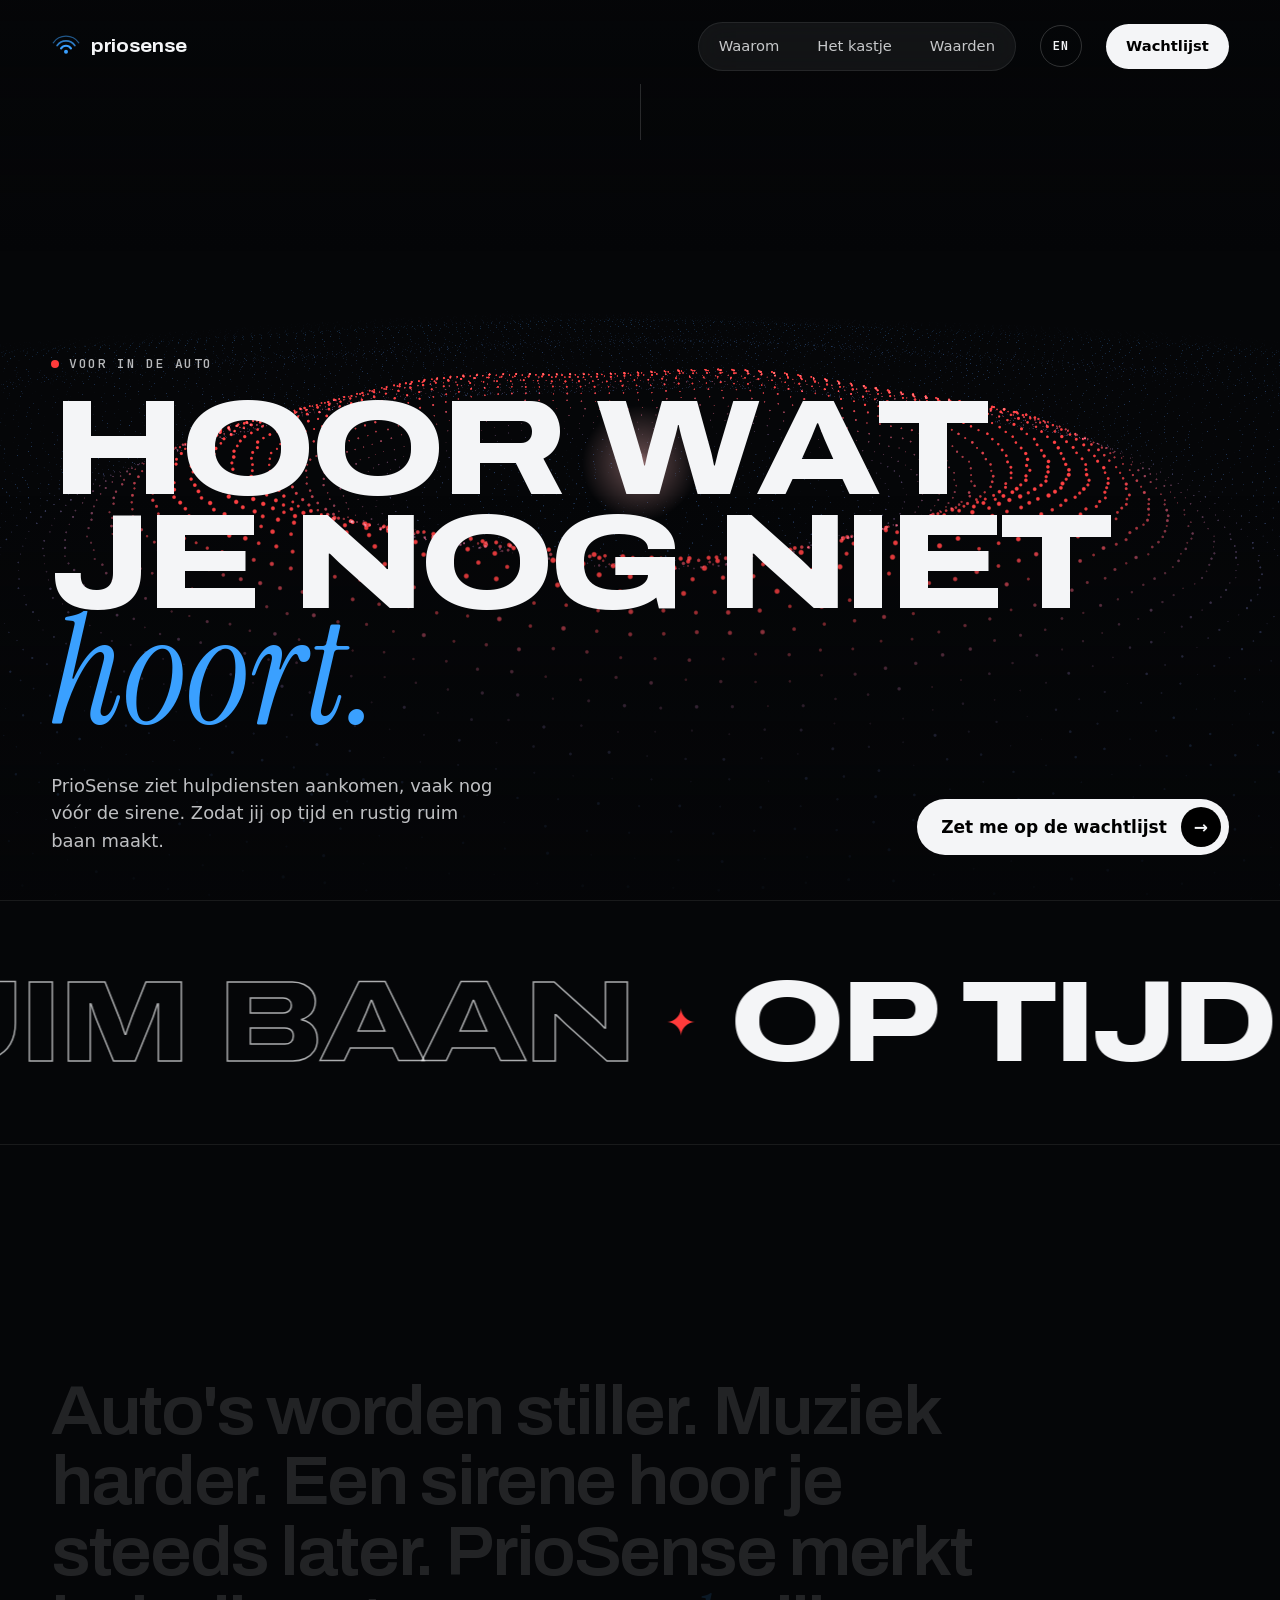
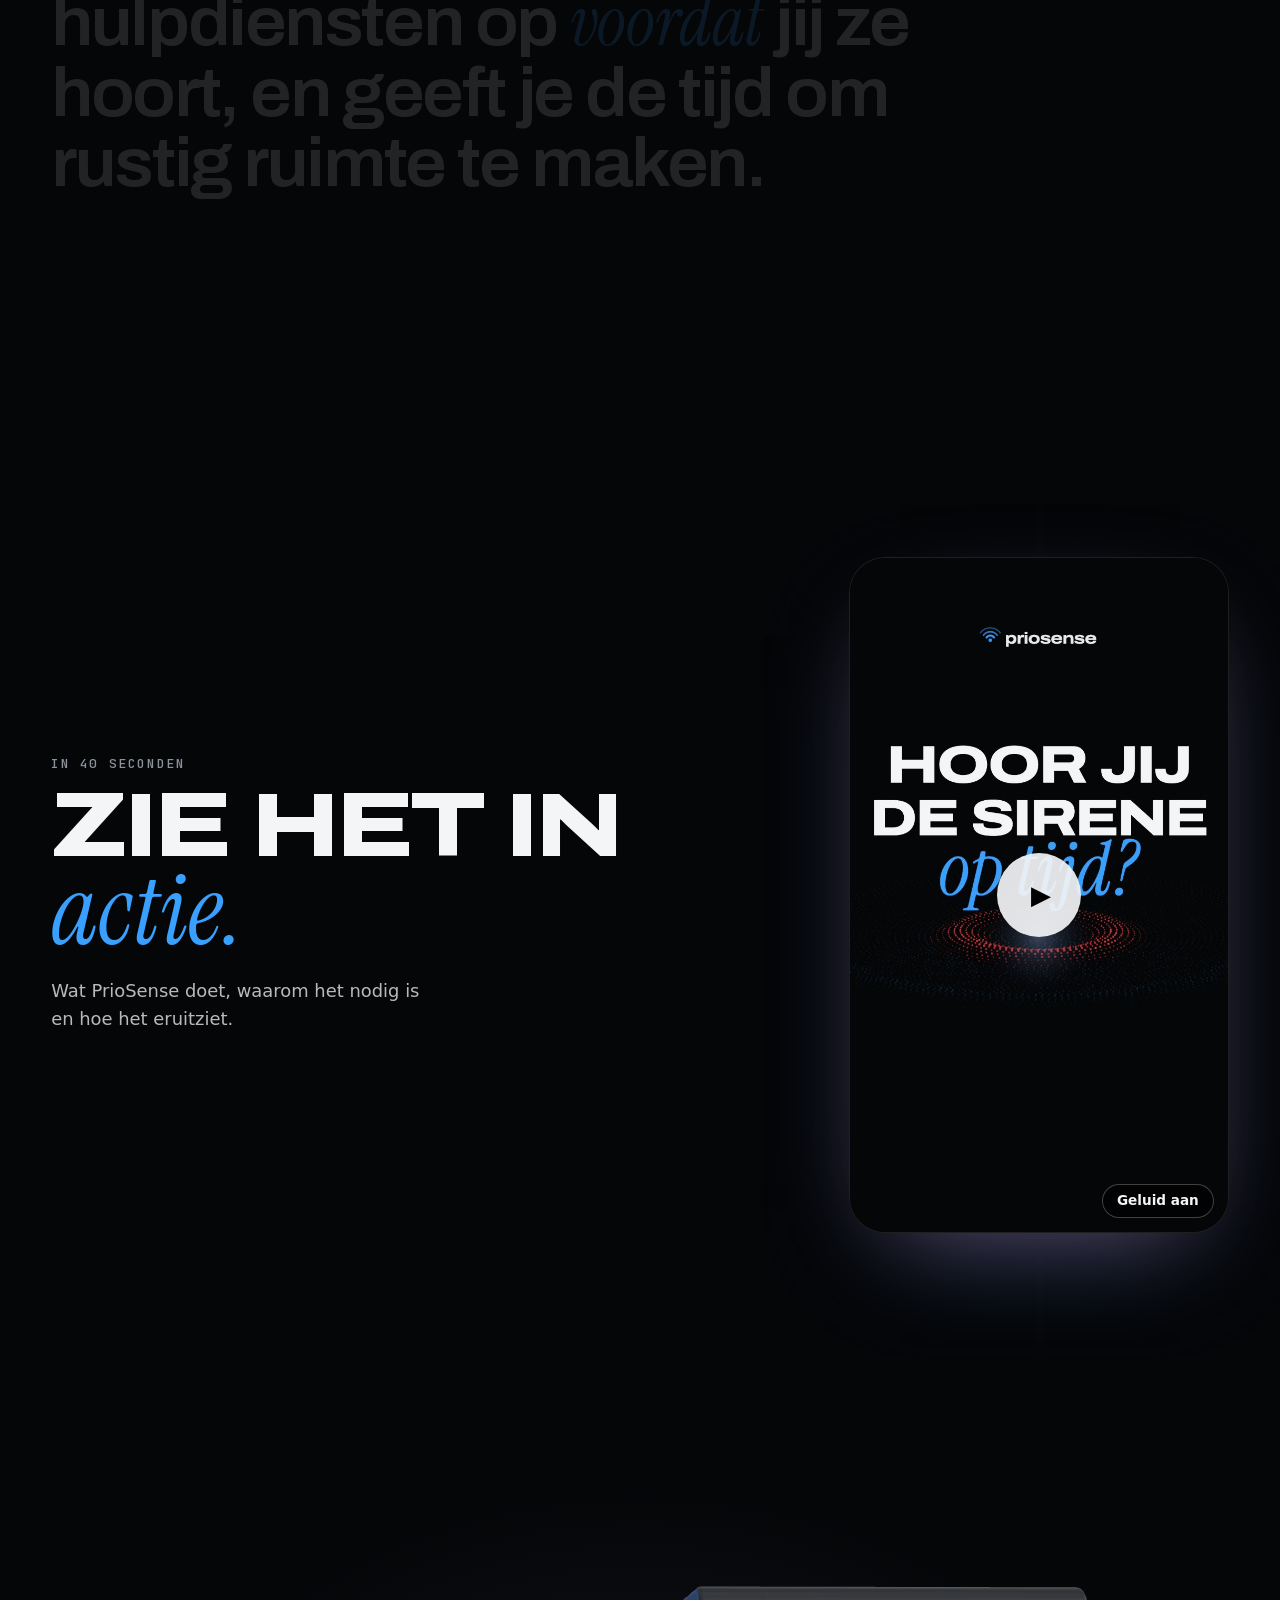
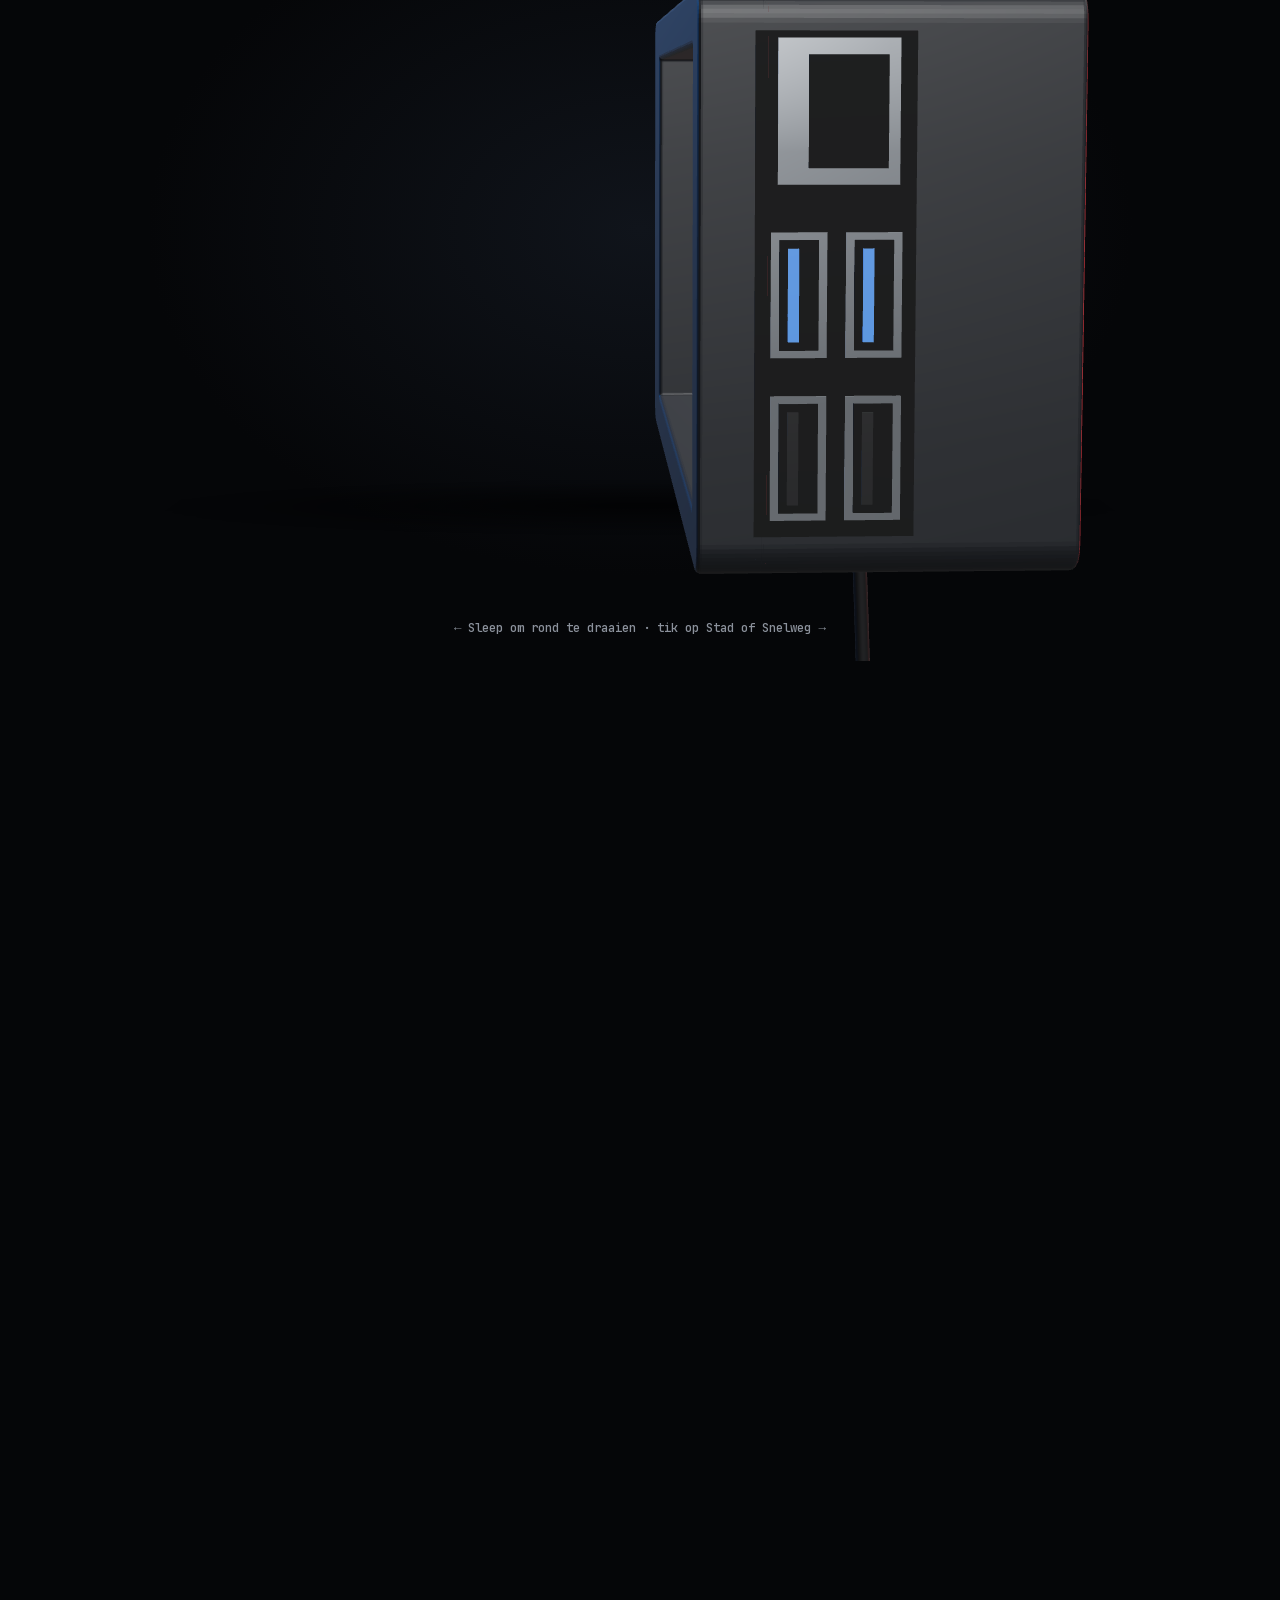
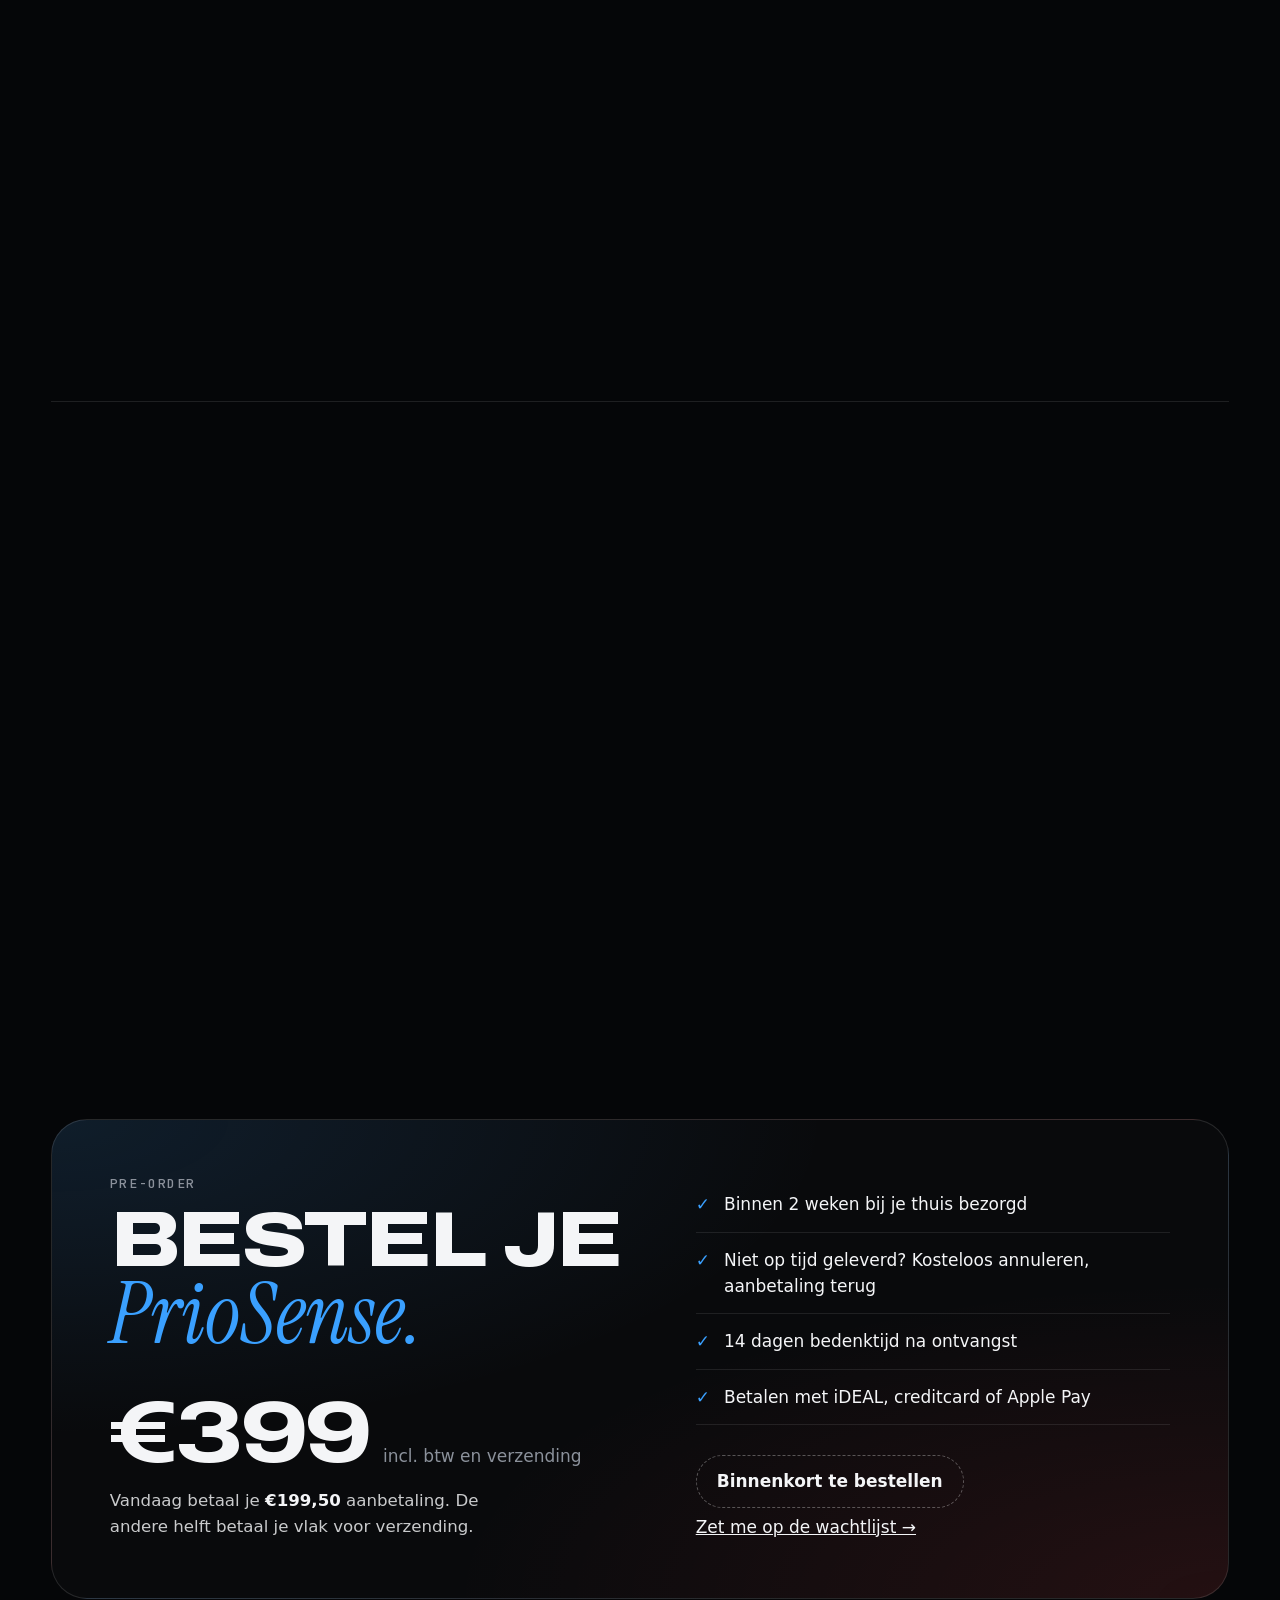
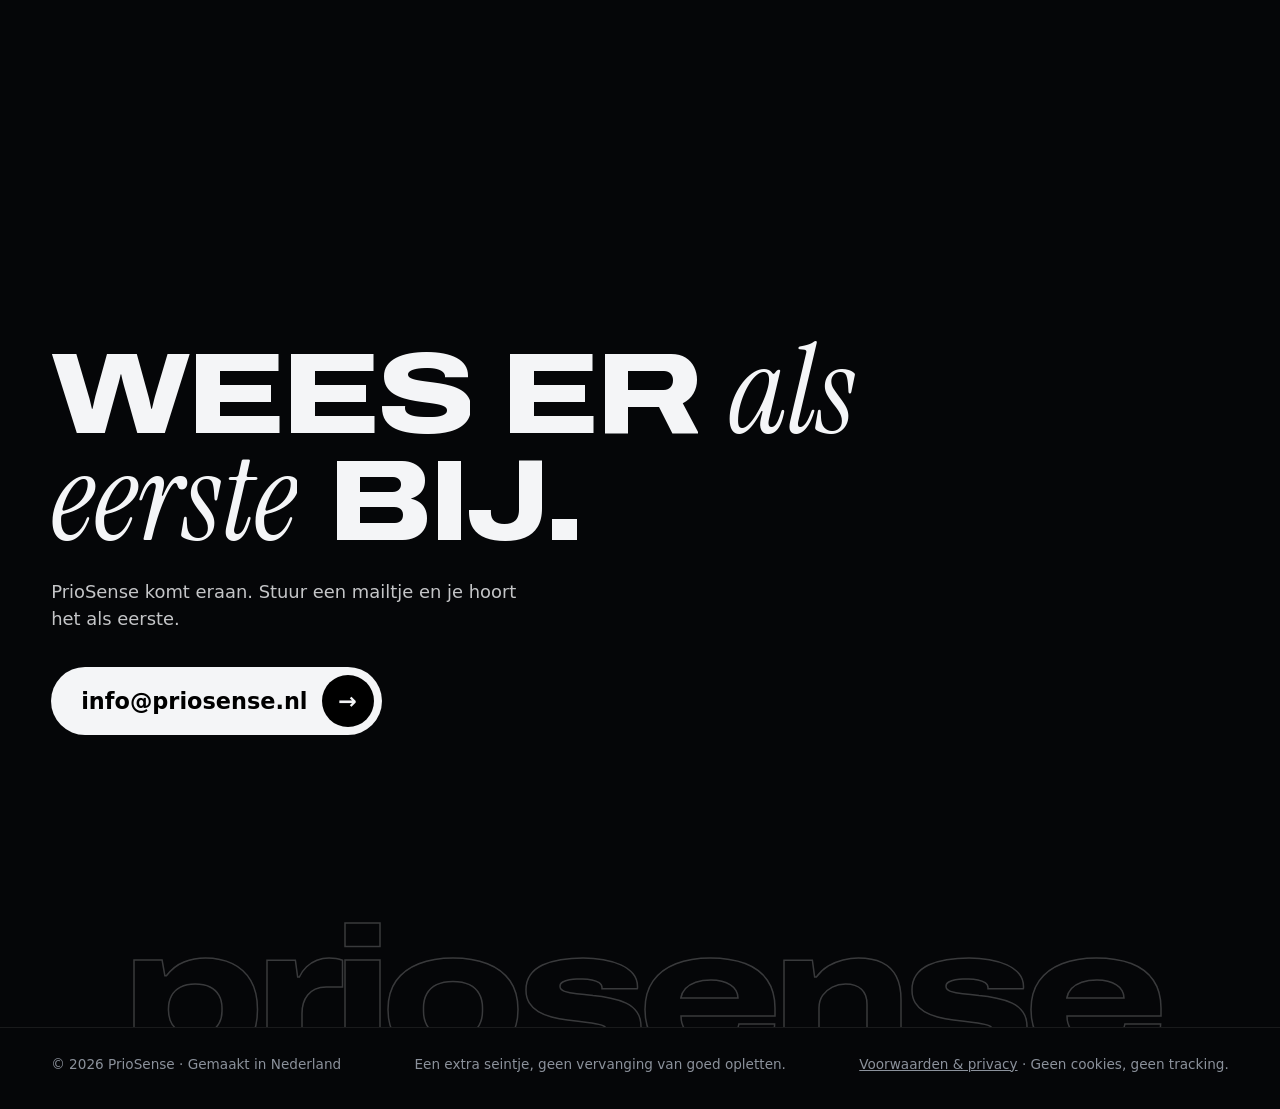
<file: index.html>
<!doctype html>
<html lang="nl">
<head>
  <meta charset="utf-8">
  <meta name="viewport" content="width=device-width, initial-scale=1">
  <title>PrioSense — Hoor wat je nog niet hoort</title>
  <meta name="description" content="PrioSense ziet hulpdiensten aankomen, vaak nog vóór de sirene. Zodat jij op tijd en rustig ruim baan maakt.">
  <meta name="theme-color" content="#050608">
  <link rel="canonical" href="https://priosense.nl/">
  <link rel="alternate" hreflang="nl" href="https://priosense.nl/">
  <link rel="alternate" hreflang="en" href="https://priosense.nl/en/">
  <link rel="alternate" hreflang="x-default" href="https://priosense.nl/">
  <link rel="icon" href="assets/favicon.svg" type="image/svg+xml">
  <meta property="og:type" content="website">
  <meta property="og:url" content="https://priosense.nl/">
  <meta property="og:title" content="PrioSense — Hoor wat je nog niet hoort">
  <meta property="og:description" content="PrioSense ziet hulpdiensten aankomen, vaak nog vóór de sirene.">
  <meta property="og:locale" content="nl_NL">
  <meta name="twitter:card" content="summary">
  <link rel="preload" href="fonts/archivo-latin.woff2" as="font" type="font/woff2" crossorigin>
  <link rel="preload" href="fonts/instrument-serif-italic-latin.woff2" as="font" type="font/woff2" crossorigin>
  <script>document.documentElement.classList.add('js');</script>
  <link rel="stylesheet" href="css/styles.css">
  <script type="importmap">{ "imports": { "three": "./js/vendor/three.module.min.js" } }</script>
  <script src="js/vendor/gsap.min.js" defer></script>
  <script src="js/vendor/ScrollTrigger.min.js" defer></script>
  <script src="js/vendor/SplitText.min.js" defer></script>
  <script src="js/vendor/lenis.min.js" defer></script>
  <script src="js/sim.js" defer></script>
  <script src="js/main.js" defer></script>
  <script src="js/film.js" defer></script>
  <script src="js/preorder.js" defer></script>
  <script type="module" src="js/signal.js"></script>
  <script type="module" src="js/device3d.js"></script>
</head>
<body class="is-loading">
  <div class="loader" aria-hidden="true">
    <div class="loader-inner">
      <svg class="loader-mark" viewBox="8 18 48 24">
        <g fill="none" stroke="currentColor" stroke-linecap="round">
          <path d="M39.86 32.89 A9.6 9.6 0 0 0 24.14 32.89" stroke-width="3.52"/>
          <path d="M46.16 28.49 A17.28 17.28 0 0 0 17.84 28.49" stroke-width="2.75"/>
          <path d="M52.45 24.08 A24.96 24.96 0 0 0 11.55 24.08" stroke-width="1.98"/>
        </g>
        <circle cx="32" cy="38.4" r="3.2" fill="currentColor"/>
      </svg>
      <p class="loader-word">priosense</p>
    </div>
    <p class="loader-count"><span class="loader-num">0</span>%</p>
  </div>
  <div class="cursor" aria-hidden="true"></div>

  <a class="skip" href="#main">Naar de inhoud</a>

  <header class="nav">
    <a class="brand" href="#top" aria-label="PrioSense, naar boven">
      <svg class="brand-mark" viewBox="8 18 48 24" aria-hidden="true">
        <g fill="none" stroke="currentColor" stroke-linecap="round">
          <path d="M39.86 32.89 A9.6 9.6 0 0 0 24.14 32.89" stroke-width="3.52"/>
          <path d="M46.16 28.49 A17.28 17.28 0 0 0 17.84 28.49" stroke-width="2.75" stroke-opacity=".765"/>
          <path d="M52.45 24.08 A24.96 24.96 0 0 0 11.55 24.08" stroke-width="1.98" stroke-opacity=".53"/>
        </g>
        <circle cx="32" cy="38.4" r="3.2" fill="currentColor"/>
      </svg>
      <span class="brand-word">priosense</span>
    </a>
    <nav aria-label="Hoofdmenu">
      <ul class="nav-links">
        <li><a href="#waarom">Waarom</a></li>
        <li><a href="#kastje">Het kastje</a></li>
        <li><a href="#waarden">Waarden</a></li>
      </ul>
    </nav>
    <a class="lang" href="en/" hreflang="en" lang="en" aria-label="English version">EN</a>
    <a class="nav-cta" href="#contact">Wachtlijst</a>
  </header>

  <main id="main">
    <section class="hero" id="top" aria-labelledby="hero-title">
      <canvas class="signal" aria-hidden="true"></canvas>
      <div class="hero-content">
        <p class="hero-tag"><span class="pulse-dot" aria-hidden="true"></span>Voor in de auto</p>
        <h1 class="hero-title" id="hero-title">
          <span class="line">Hoor wat</span>
          <span class="line">je nog niet</span>
          <span class="line"><em>hoort.</em></span>
        </h1>
        <div class="hero-bottom">
          <p class="hero-sub">PrioSense ziet hulpdiensten aankomen, vaak nog vóór de sirene. Zodat jij op tijd en rustig ruim baan maakt.</p>
          <a class="pill" href="#contact"><span>Zet me op de wachtlijst</span><i aria-hidden="true">→</i></a>
        </div>
      </div>
      <div class="scroll-cue" aria-hidden="true"><span></span></div>
    </section>

    <section class="marquee" aria-label="Ruim baan. Op tijd. Zonder schrik.">
      <div class="marquee-track" aria-hidden="true">
        <div class="marquee-set"><span>Ruim baan</span><b>✦</b><span class="o">Op tijd</span><b>✦</b><span>Zonder schrik</span><b>✦</b><span class="o">Ruim baan</span><b>✦</b><span>Op tijd</span><b>✦</b><span class="o">Zonder schrik</span><b>✦</b></div>
        <div class="marquee-set"><span>Ruim baan</span><b>✦</b><span class="o">Op tijd</span><b>✦</b><span>Zonder schrik</span><b>✦</b><span class="o">Ruim baan</span><b>✦</b><span>Op tijd</span><b>✦</b><span class="o">Zonder schrik</span><b>✦</b></div>
      </div>
    </section>

    <section class="statement" id="waarom" aria-label="Waarom PrioSense">
      <p class="statement-text">Auto's worden stiller. Muziek harder. Een sirene hoor je steeds later. PrioSense merkt hulpdiensten op <em>voordat</em> jij ze hoort, en geeft je de tijd om rustig ruimte te maken.</p>
    </section>

    <section class="film" id="video" aria-labelledby="film-title">
      <div class="film-copy">
        <p class="film-kicker">In 40 seconden</p>
        <h2 class="film-title" id="film-title">Zie het in <em>actie.</em></h2>
        <p class="film-sub">Wat PrioSense doet, waarom het nodig is en hoe het eruitziet.</p>
      </div>
      <figure class="film-phone">
        <video class="film-video" src="assets/video/priosense-nl.mp4" poster="assets/video/priosense-nl.jpg" muted loop playsinline preload="none" aria-label="Promovideo van PrioSense met ondertiteling"></video>
        <button class="film-play" type="button" aria-label="Afspelen"><span aria-hidden="true">▶</span></button>
        <button class="film-sound" type="button" aria-pressed="false" data-on="Geluid aan" data-off="Geluid uit">Geluid aan</button>
      </figure>
    </section>

    <section class="product" id="kastje" aria-labelledby="product-title">
      <div class="product-pin">
        <canvas class="device-canvas" tabindex="0" aria-label="3D-model van het PrioSense-kastje. Sleep of gebruik de pijltjestoetsen om het rond te draaien; tik op de schakelaar op het scherm, of druk op Enter, om de rijmodus te wisselen. Huidige modus:"></canvas>
        <div class="product-copy">
          <p class="product-kicker">Het kastje</p>
          <h2 class="product-title" id="product-title">Klein. <em>Slim.</em><br>Altijd paraat.</h2>
        </div>
        <ul class="product-points">
          <li><span>01</span>Past op elk dashboard</li>
          <li><span>02</span>Werkt zonder internet</li>
          <li><span>03</span>Luistert nooit mee</li>
        </ul>
        <p class="drag-hint" aria-hidden="true">← Sleep om rond te draaien · tik op Stad of Snelweg →</p>
      </div>
    </section>

    <section class="values" id="waarden" aria-label="Waarden">
      <article class="value">
        <h3 class="value-word">Stil<span>.</span></h3>
        <p>Geen geflikker, geen piepjes voor niets. Alleen een seintje als het ertoe doet.</p>
      </article>
      <article class="value">
        <h3 class="value-word">Privé<span>.</span></h3>
        <p>Geen account, geen cloud, geen afluisteren. Wat er in je auto gebeurt, blijft in je auto.</p>
      </article>
      <article class="value">
        <h3 class="value-word">Direct<span>.</span></h3>
        <p>Binnen een fractie van een seconde weet je dat er iets aankomt.</p>
      </article>
    </section>

    <section class="preorder" id="preorder" aria-labelledby="preorder-title">
      <div class="preorder-card">
        <div class="preorder-intro">
          <p class="preorder-kicker">Pre-order</p>
          <h2 class="preorder-title" id="preorder-title">Bestel je <em>PrioSense.</em></h2>
          <p class="preorder-price"><strong>€399</strong><span>incl. btw en verzending</span></p>
          <p class="preorder-deposit">Vandaag betaal je <strong>€199,50</strong> aanbetaling. De andere helft betaal je vlak voor verzending.</p>
        </div>
        <div class="preorder-details">
          <ul class="preorder-list">
          <li>Binnen 2 weken bij je thuis bezorgd</li>
          <li>Niet op tijd geleverd? Kosteloos annuleren, aanbetaling terug</li>
          <li>14 dagen bedenktijd na ontvangst</li>
          <li>Betalen met iDEAL, creditcard of Apple Pay</li>
          </ul>
          <div class="preorder-action">
            <a class="pill pill-lg preorder-buy" href="#preorder" hidden><span>Pre-order · €199,50 aanbetaling</span><i aria-hidden="true">→</i></a>
            <p class="preorder-soon"><span>Binnenkort te bestellen</span> <a href="#contact">Zet me op de wachtlijst →</a></p>
            <p class="preorder-note" hidden>Door te bestellen ga je akkoord met de <a href="voorwaarden/">voorwaarden</a>.</p>
          </div>
        </div>
      </div>
    </section>

    <section class="finale" id="contact" aria-labelledby="finale-title">
      <div class="lights" aria-hidden="true"><span class="light-blue"></span><span class="light-red"></span></div>
      <div class="finale-content">
        <h2 class="finale-title" id="finale-title">Wees er <em>als eerste</em> bij.</h2>
        <p>PrioSense komt eraan. Stuur een mailtje en je hoort het als eerste.</p>
        <a class="pill pill-lg" href="mailto:info@priosense.nl?subject=Wachtlijst%20PrioSense"><span>info@priosense.nl</span><i aria-hidden="true">→</i></a>
      </div>
      <p class="wordmark" aria-hidden="true">priosense</p>
    </section>
  </main>

  <footer class="footer">
    <p>© <span class="year">2026</span> PrioSense · Gemaakt in Nederland</p>
    <p>Een extra seintje, geen vervanging van goed opletten.</p>
    <p><a href="voorwaarden/">Voorwaarden &amp; privacy</a> · Geen cookies, geen tracking.</p>
  </footer>
</body>
</html>
</file>
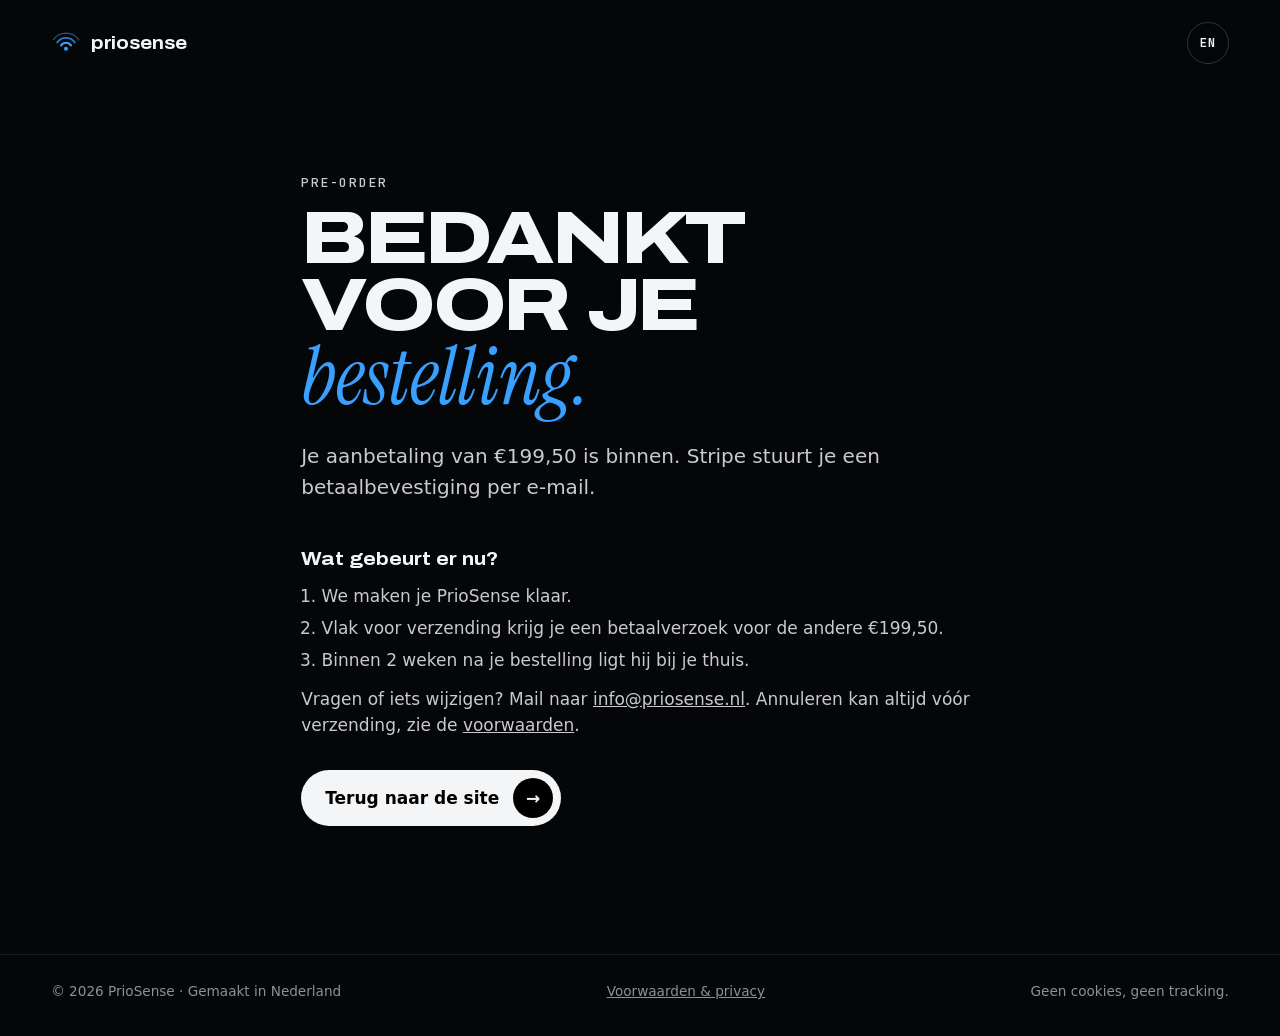
<file: bedankt/index.html>
<!doctype html>
<html lang="nl">
<head>
  <meta charset="utf-8">
  <meta name="viewport" content="width=device-width, initial-scale=1">
  <title>Bedankt — PrioSense</title>
  <meta name="description" content="Bedankt voor je pre-order van PrioSense.">
  <meta name="theme-color" content="#050608">
  <meta name="robots" content="noindex">
  <link rel="canonical" href="https://priosense.nl/bedankt/">
  <link rel="icon" href="../assets/favicon.svg" type="image/svg+xml">
  <link rel="stylesheet" href="../css/styles.css">
</head>
<body>
  <header class="page-nav">
    <a class="brand" href="../" aria-label="PrioSense, home">
      <svg class="brand-mark" viewBox="8 18 48 24" aria-hidden="true">
        <g fill="none" stroke="currentColor" stroke-linecap="round">
          <path d="M39.86 32.89 A9.6 9.6 0 0 0 24.14 32.89" stroke-width="3.52"/>
          <path d="M46.16 28.49 A17.28 17.28 0 0 0 17.84 28.49" stroke-width="2.75" stroke-opacity=".765"/>
          <path d="M52.45 24.08 A24.96 24.96 0 0 0 11.55 24.08" stroke-width="1.98" stroke-opacity=".53"/>
        </g>
        <circle cx="32" cy="38.4" r="3.2" fill="currentColor"/>
      </svg>
      <span class="brand-word">priosense</span>
    </a>
    <a class="lang" href="../en/thanks/" hreflang="en" lang="en">EN</a>
  </header>

  <main class="page" id="main">
    <p class="page-kicker">Pre-order</p>
    <h1>Bedankt voor je <em>bestelling.</em></h1>
    <p class="lead">Je aanbetaling van €199,50 is binnen. Stripe stuurt je een betaalbevestiging per e-mail.</p>
    <h2>Wat gebeurt er nu?</h2>
    <ol>
      <li>We maken je PrioSense klaar.</li>
      <li>Vlak voor verzending krijg je een betaalverzoek voor de andere €199,50.</li>
      <li>Binnen 2 weken na je bestelling ligt hij bij je thuis.</li>
    </ol>
    <p>Vragen of iets wijzigen? Mail naar <a href="mailto:info@priosense.nl">info@priosense.nl</a>. Annuleren kan altijd vóór verzending, zie de <a href="../voorwaarden/">voorwaarden</a>.</p>
    <a class="pill" href="../"><span>Terug naar de site</span><i aria-hidden="true">→</i></a>
  </main>

  <footer class="footer">
    <p>© 2026 PrioSense · Gemaakt in Nederland</p>
    <p><a href="../voorwaarden/">Voorwaarden &amp; privacy</a></p>
    <p>Geen cookies, geen tracking.</p>
  </footer>
</body>
</html>
</file>
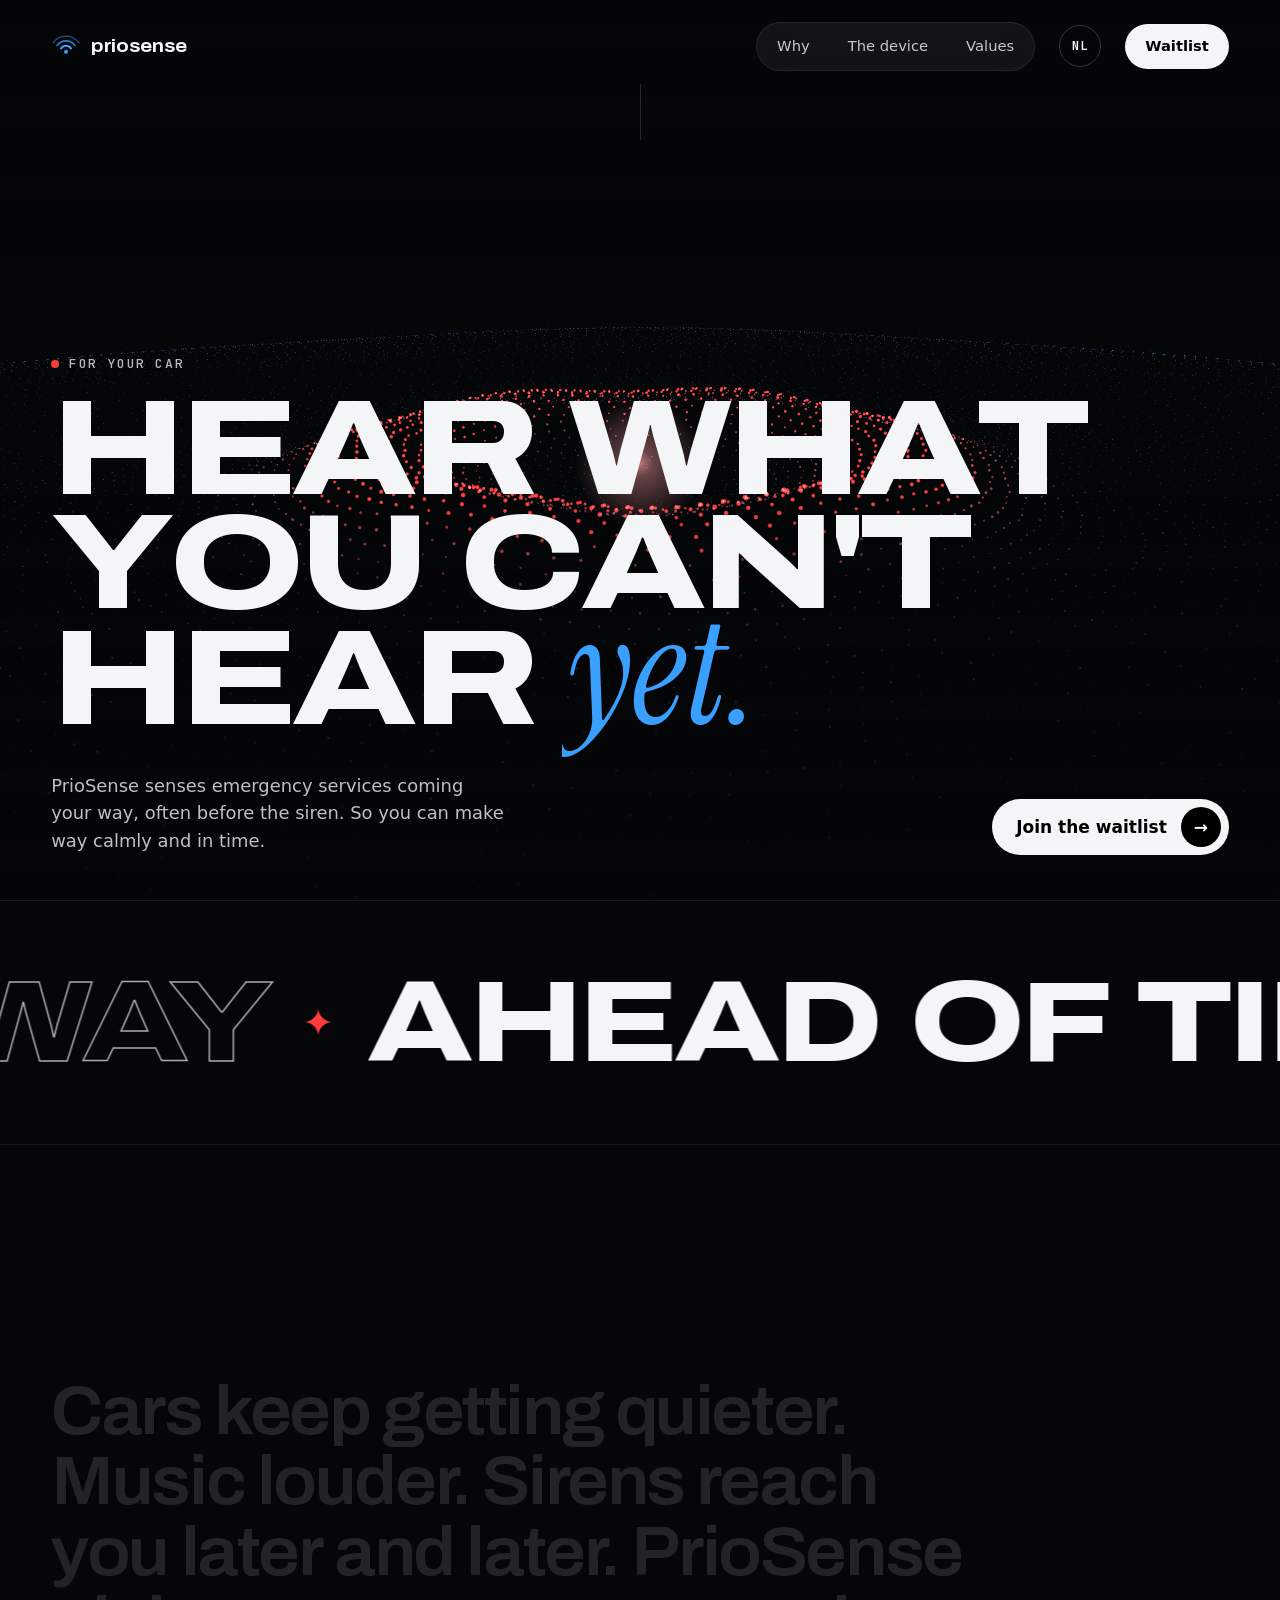
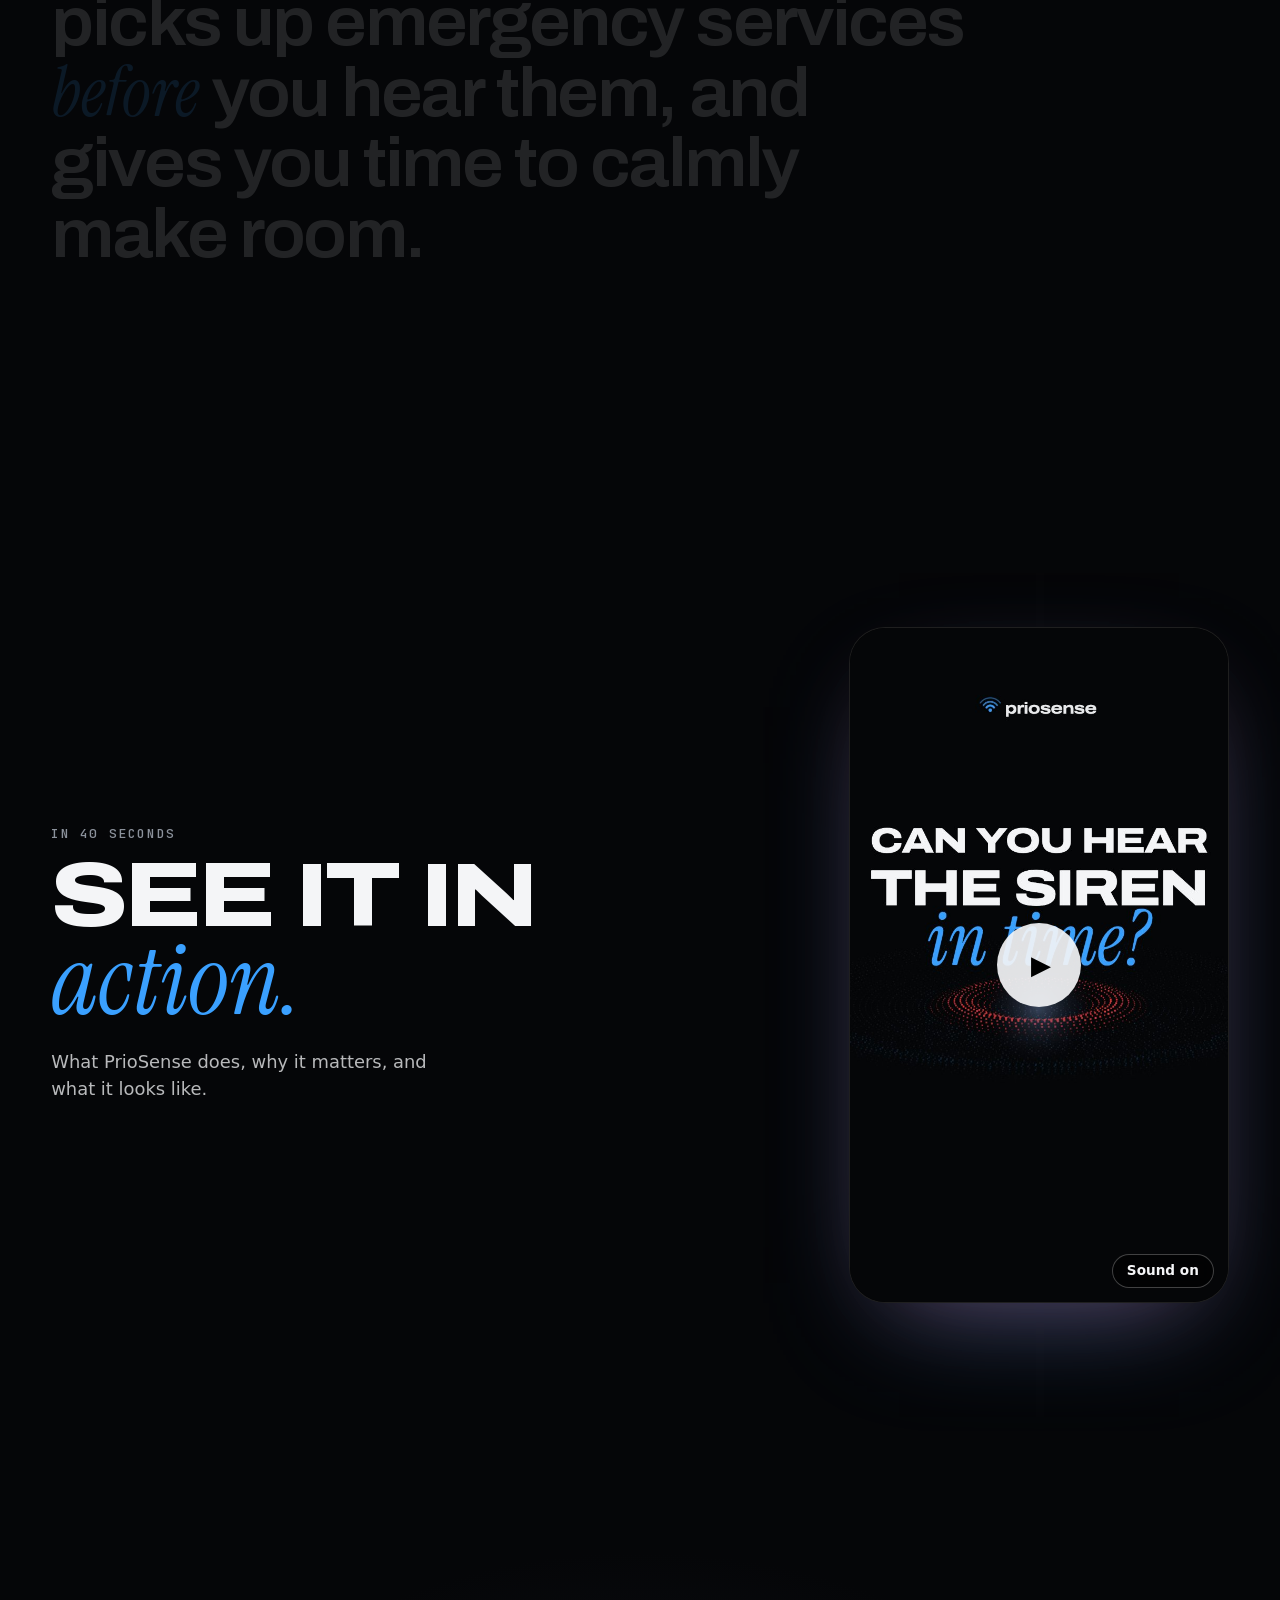
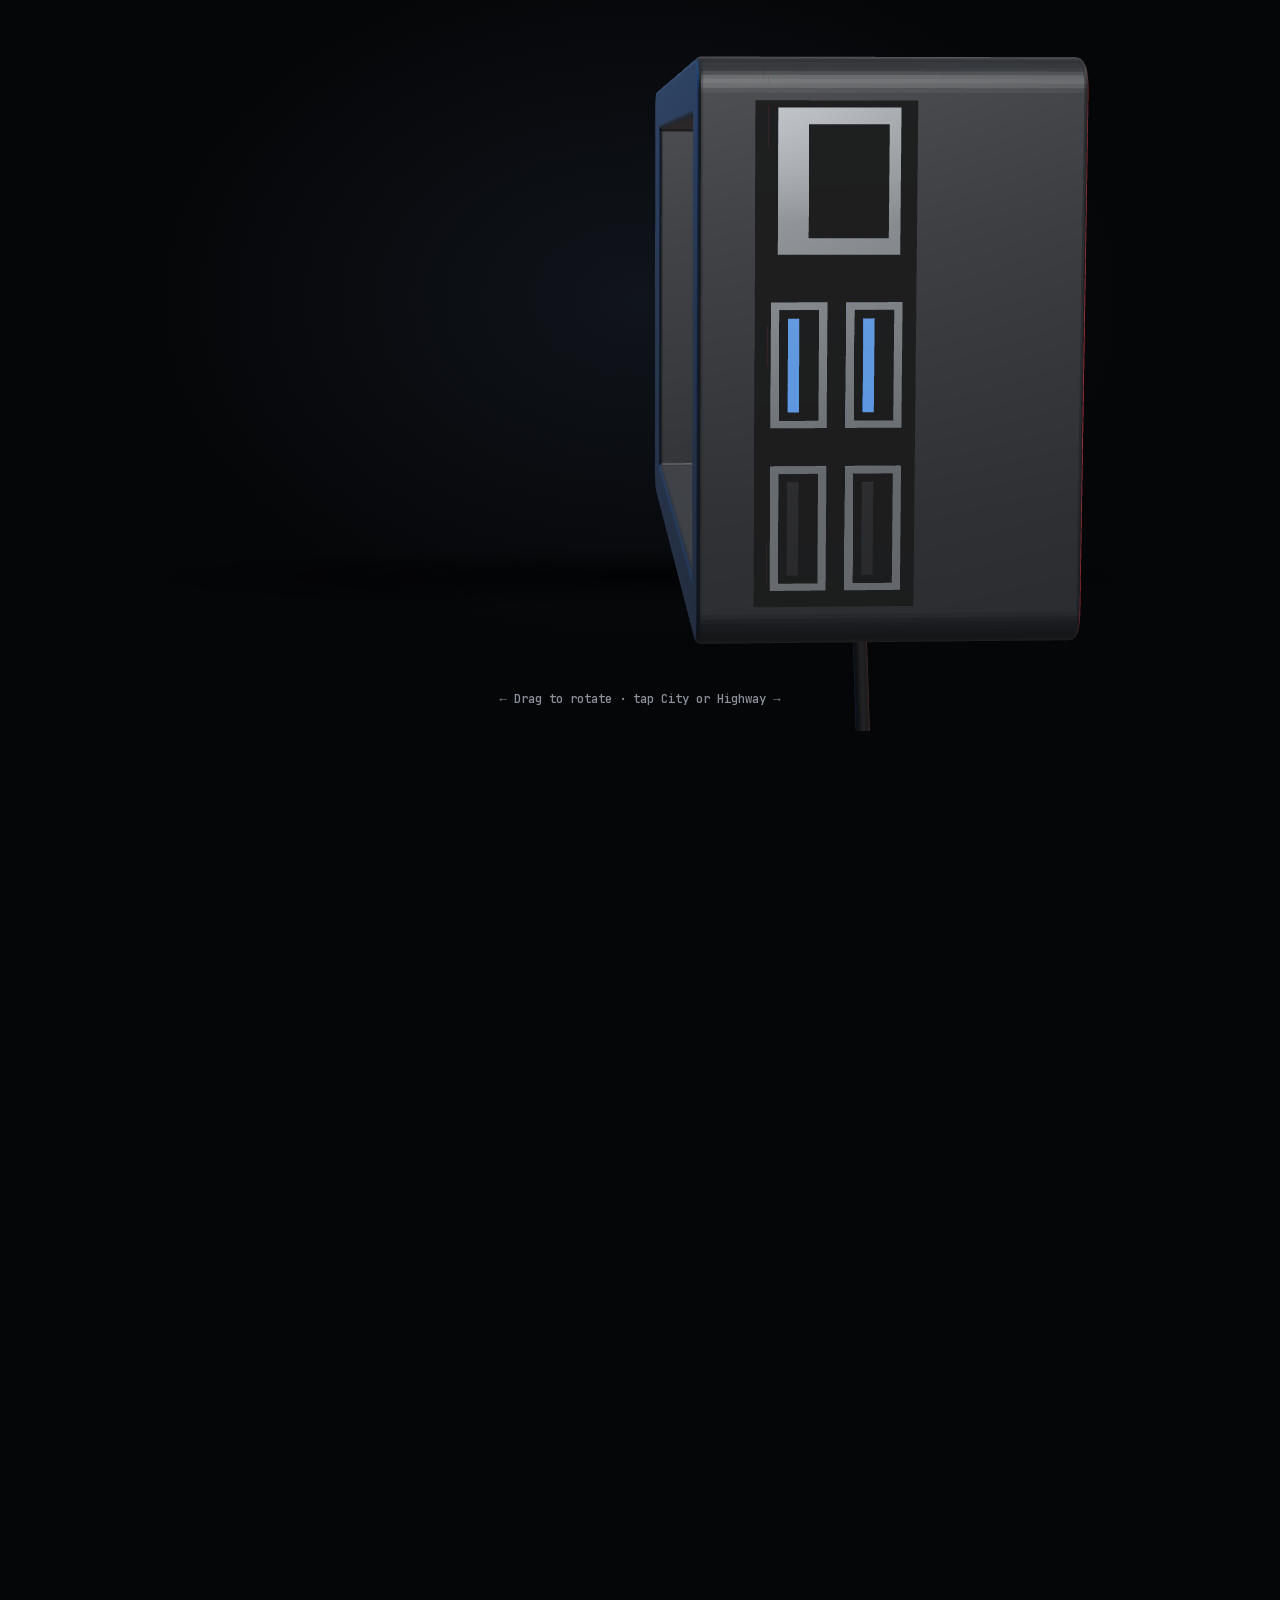
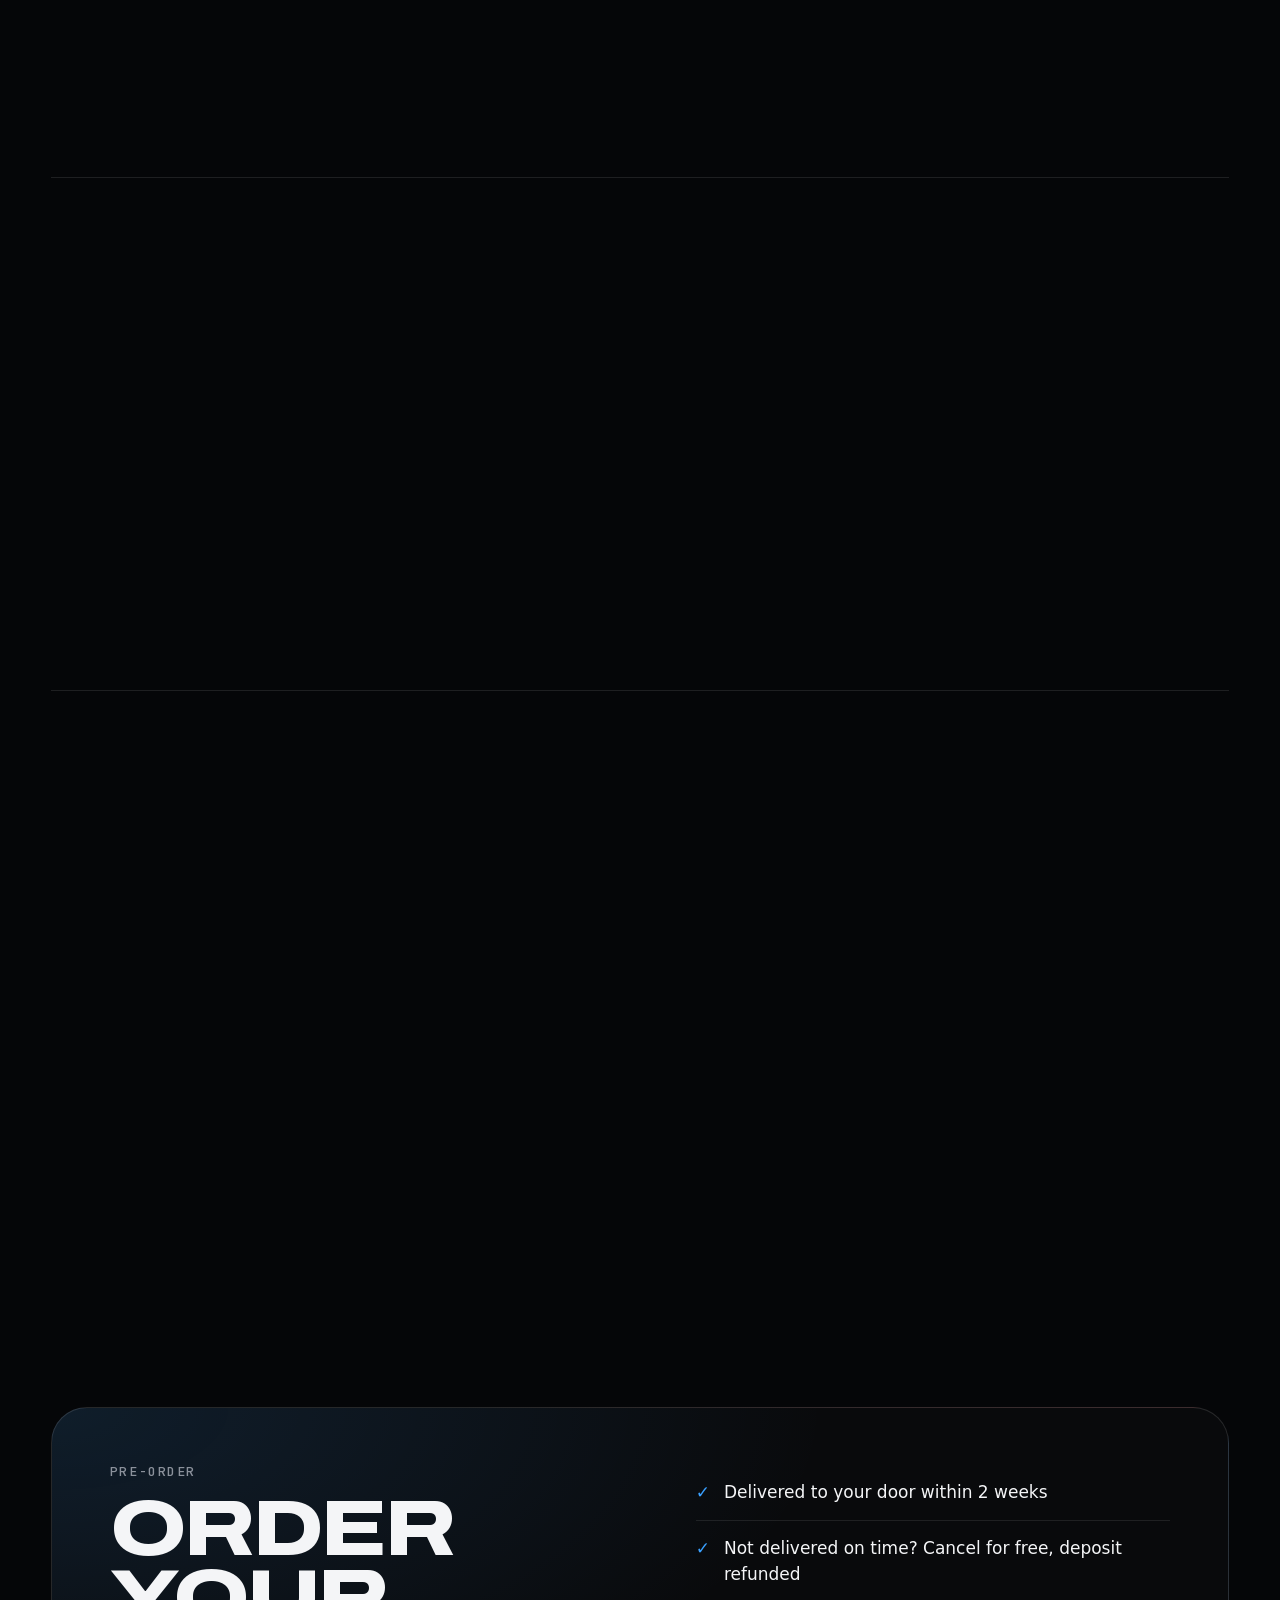
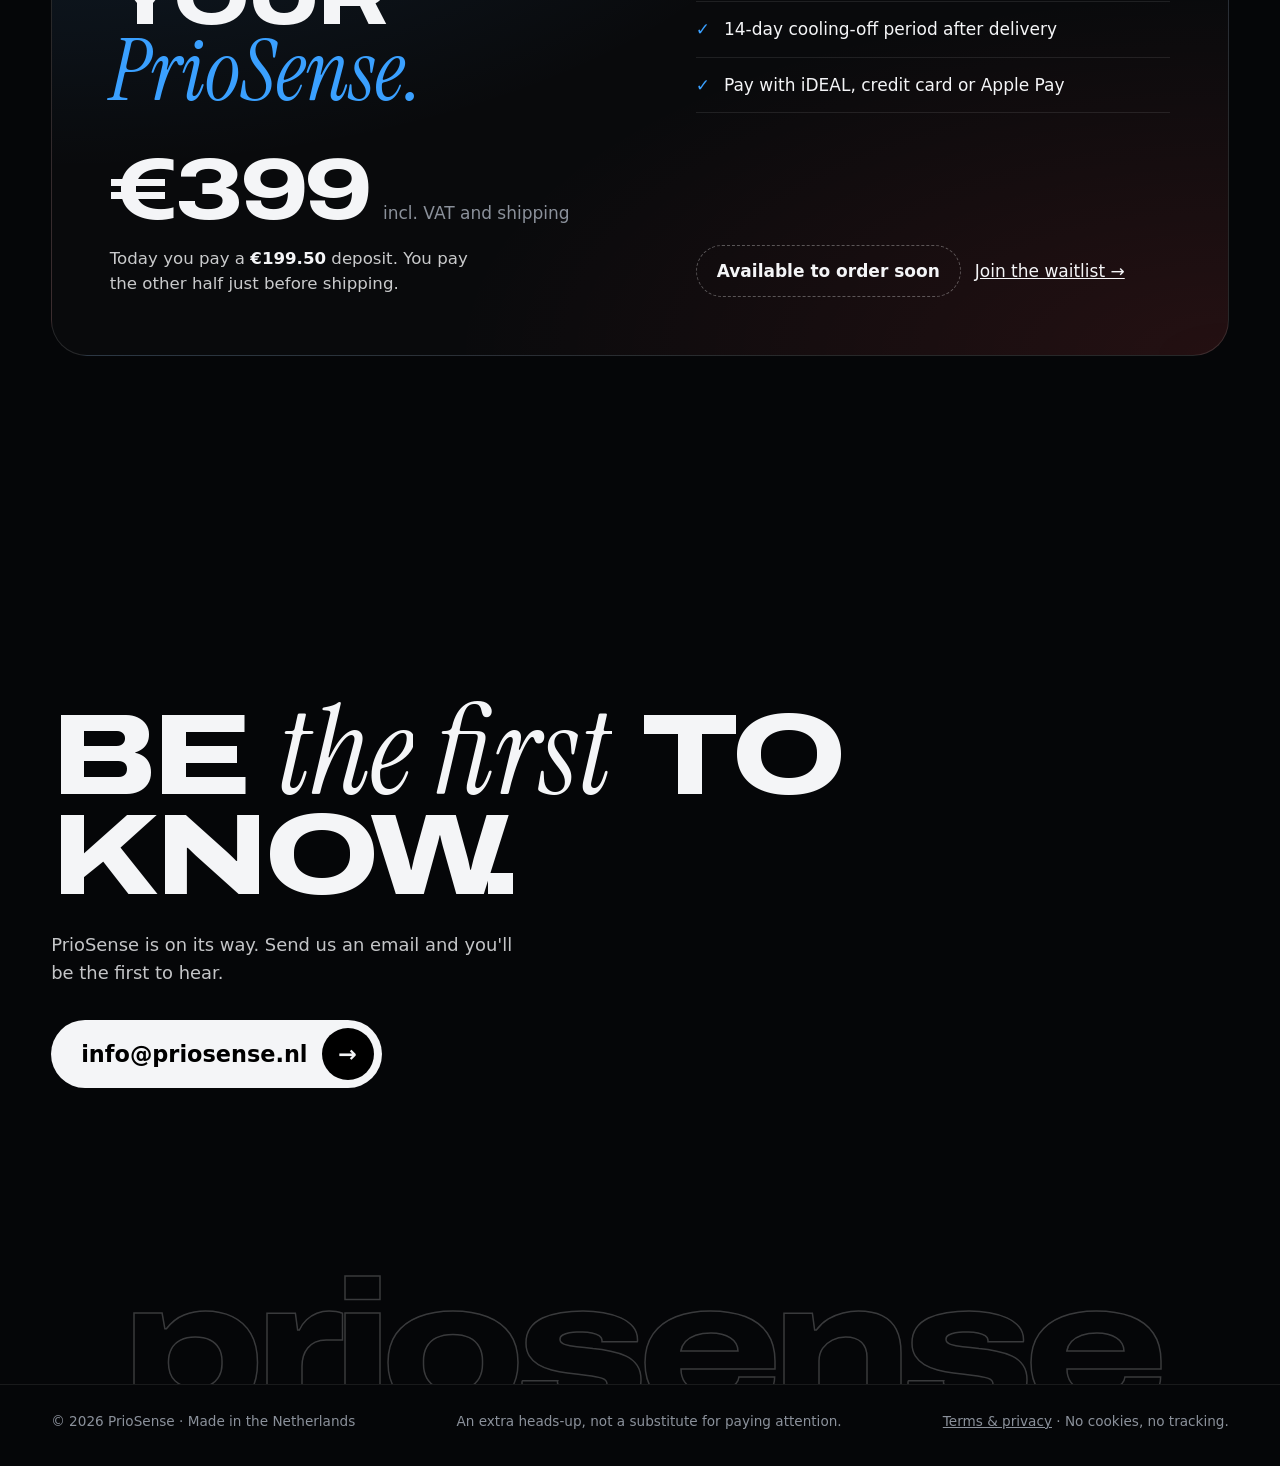
<file: en/index.html>
<!doctype html>
<html lang="en">
<head>
  <meta charset="utf-8">
  <meta name="viewport" content="width=device-width, initial-scale=1">
  <title>PrioSense — Hear what you can't hear yet</title>
  <meta name="description" content="PrioSense senses emergency services coming your way, often before the siren. So you can make way calmly and in time.">
  <meta name="theme-color" content="#050608">
  <link rel="canonical" href="https://priosense.nl/en/">
  <link rel="alternate" hreflang="nl" href="https://priosense.nl/">
  <link rel="alternate" hreflang="en" href="https://priosense.nl/en/">
  <link rel="alternate" hreflang="x-default" href="https://priosense.nl/">
  <link rel="icon" href="../assets/favicon.svg" type="image/svg+xml">
  <meta property="og:type" content="website">
  <meta property="og:url" content="https://priosense.nl/en/">
  <meta property="og:title" content="PrioSense — Hear what you can't hear yet">
  <meta property="og:description" content="PrioSense senses emergency services coming your way, often before the siren.">
  <meta property="og:locale" content="en_GB">
  <meta name="twitter:card" content="summary">
  <link rel="preload" href="../fonts/archivo-latin.woff2" as="font" type="font/woff2" crossorigin>
  <link rel="preload" href="../fonts/instrument-serif-italic-latin.woff2" as="font" type="font/woff2" crossorigin>
  <script>document.documentElement.classList.add('js');</script>
  <link rel="stylesheet" href="../css/styles.css">
  <script type="importmap">{ "imports": { "three": "../js/vendor/three.module.min.js" } }</script>
  <script src="../js/vendor/gsap.min.js" defer></script>
  <script src="../js/vendor/ScrollTrigger.min.js" defer></script>
  <script src="../js/vendor/SplitText.min.js" defer></script>
  <script src="../js/vendor/lenis.min.js" defer></script>
  <script src="../js/sim.js" defer></script>
  <script src="../js/main.js" defer></script>
  <script src="../js/film.js" defer></script>
  <script src="../js/preorder.js" defer></script>
  <script type="module" src="../js/signal.js"></script>
  <script type="module" src="../js/device3d.js"></script>
</head>
<body class="is-loading">
  <div class="loader" aria-hidden="true">
    <div class="loader-inner">
      <svg class="loader-mark" viewBox="8 18 48 24">
        <g fill="none" stroke="currentColor" stroke-linecap="round">
          <path d="M39.86 32.89 A9.6 9.6 0 0 0 24.14 32.89" stroke-width="3.52"/>
          <path d="M46.16 28.49 A17.28 17.28 0 0 0 17.84 28.49" stroke-width="2.75"/>
          <path d="M52.45 24.08 A24.96 24.96 0 0 0 11.55 24.08" stroke-width="1.98"/>
        </g>
        <circle cx="32" cy="38.4" r="3.2" fill="currentColor"/>
      </svg>
      <p class="loader-word">priosense</p>
    </div>
    <p class="loader-count"><span class="loader-num">0</span>%</p>
  </div>
  <div class="cursor" aria-hidden="true"></div>

  <a class="skip" href="#main">Skip to content</a>

  <header class="nav">
    <a class="brand" href="#top" aria-label="PrioSense, back to top">
      <svg class="brand-mark" viewBox="8 18 48 24" aria-hidden="true">
        <g fill="none" stroke="currentColor" stroke-linecap="round">
          <path d="M39.86 32.89 A9.6 9.6 0 0 0 24.14 32.89" stroke-width="3.52"/>
          <path d="M46.16 28.49 A17.28 17.28 0 0 0 17.84 28.49" stroke-width="2.75" stroke-opacity=".765"/>
          <path d="M52.45 24.08 A24.96 24.96 0 0 0 11.55 24.08" stroke-width="1.98" stroke-opacity=".53"/>
        </g>
        <circle cx="32" cy="38.4" r="3.2" fill="currentColor"/>
      </svg>
      <span class="brand-word">priosense</span>
    </a>
    <nav aria-label="Main menu">
      <ul class="nav-links">
        <li><a href="#why">Why</a></li>
        <li><a href="#device">The device</a></li>
        <li><a href="#values">Values</a></li>
      </ul>
    </nav>
    <a class="lang" href="../" hreflang="nl" lang="nl" aria-label="Nederlandse versie">NL</a>
    <a class="nav-cta" href="#contact">Waitlist</a>
  </header>

  <main id="main">
    <section class="hero" id="top" aria-labelledby="hero-title">
      <canvas class="signal" aria-hidden="true"></canvas>
      <div class="hero-content">
        <p class="hero-tag"><span class="pulse-dot" aria-hidden="true"></span>For your car</p>
        <h1 class="hero-title" id="hero-title">
          <span class="line">Hear what</span>
          <span class="line">you can't</span>
          <span class="line">hear <em>yet.</em></span>
        </h1>
        <div class="hero-bottom">
          <p class="hero-sub">PrioSense senses emergency services coming your way, often before the siren. So you can make way calmly and in time.</p>
          <a class="pill" href="#contact"><span>Join the waitlist</span><i aria-hidden="true">→</i></a>
        </div>
      </div>
      <div class="scroll-cue" aria-hidden="true"><span></span></div>
    </section>

    <section class="marquee" aria-label="Make way. Ahead of time. Stay calm.">
      <div class="marquee-track" aria-hidden="true">
        <div class="marquee-set"><span>Make way</span><b>✦</b><span class="o">Ahead of time</span><b>✦</b><span>Stay calm</span><b>✦</b><span class="o">Make way</span><b>✦</b><span>Ahead of time</span><b>✦</b><span class="o">Stay calm</span><b>✦</b></div>
        <div class="marquee-set"><span>Make way</span><b>✦</b><span class="o">Ahead of time</span><b>✦</b><span>Stay calm</span><b>✦</b><span class="o">Make way</span><b>✦</b><span>Ahead of time</span><b>✦</b><span class="o">Stay calm</span><b>✦</b></div>
      </div>
    </section>

    <section class="statement" id="why" aria-label="Why PrioSense">
      <p class="statement-text">Cars keep getting quieter. Music louder. Sirens reach you later and later. PrioSense picks up emergency services <em>before</em> you hear them, and gives you time to calmly make room.</p>
    </section>

    <section class="film" id="video" aria-labelledby="film-title">
      <div class="film-copy">
        <p class="film-kicker">In 40 seconds</p>
        <h2 class="film-title" id="film-title">See it in <em>action.</em></h2>
        <p class="film-sub">What PrioSense does, why it matters, and what it looks like.</p>
      </div>
      <figure class="film-phone">
        <video class="film-video" src="../assets/video/priosense-en.mp4" poster="../assets/video/priosense-en.jpg" muted loop playsinline preload="none" aria-label="PrioSense promo video with captions"></video>
        <button class="film-play" type="button" aria-label="Play"><span aria-hidden="true">▶</span></button>
        <button class="film-sound" type="button" aria-pressed="false" data-on="Sound on" data-off="Sound off">Sound on</button>
      </figure>
    </section>

    <section class="product" id="device" aria-labelledby="product-title">
      <div class="product-pin">
        <canvas class="device-canvas" tabindex="0" aria-label="3D model of the PrioSense device. Drag or use the arrow keys to rotate it; tap the switch on the screen, or press Enter, to change the driving mode. Current mode:"></canvas>
        <div class="product-copy">
          <p class="product-kicker">The device</p>
          <h2 class="product-title" id="product-title">Small. <em>Smart.</em><br>Always ready.</h2>
        </div>
        <ul class="product-points">
          <li><span>01</span>Fits any dashboard</li>
          <li><span>02</span>Works without internet</li>
          <li><span>03</span>Never listens in</li>
        </ul>
        <p class="drag-hint" aria-hidden="true">← Drag to rotate · tap City or Highway →</p>
      </div>
    </section>

    <section class="values" id="values" aria-label="Values">
      <article class="value">
        <h3 class="value-word">Quiet<span>.</span></h3>
        <p>No flicker, no pointless beeps. Just a nudge when it matters.</p>
      </article>
      <article class="value">
        <h3 class="value-word">Private<span>.</span></h3>
        <p>No account, no cloud, no eavesdropping. What happens in your car stays in your car.</p>
      </article>
      <article class="value">
        <h3 class="value-word">Instant<span>.</span></h3>
        <p>Within a fraction of a second, you know something is coming.</p>
      </article>
    </section>

    <section class="preorder" id="preorder" aria-labelledby="preorder-title">
      <div class="preorder-card">
        <div class="preorder-intro">
          <p class="preorder-kicker">Pre-order</p>
          <h2 class="preorder-title" id="preorder-title">Order your <em>PrioSense.</em></h2>
          <p class="preorder-price"><strong>€399</strong><span>incl. VAT and shipping</span></p>
          <p class="preorder-deposit">Today you pay a <strong>€199.50</strong> deposit. You pay the other half just before shipping.</p>
        </div>
        <div class="preorder-details">
          <ul class="preorder-list">
          <li>Delivered to your door within 2 weeks</li>
          <li>Not delivered on time? Cancel for free, deposit refunded</li>
          <li>14-day cooling-off period after delivery</li>
          <li>Pay with iDEAL, credit card or Apple Pay</li>
          </ul>
          <div class="preorder-action">
            <a class="pill pill-lg preorder-buy" href="#preorder" hidden><span>Pre-order · €199.50 deposit</span><i aria-hidden="true">→</i></a>
            <p class="preorder-soon"><span>Available to order soon</span> <a href="#contact">Join the waitlist →</a></p>
            <p class="preorder-note" hidden>By ordering you agree to the <a href="terms/">terms</a>.</p>
          </div>
        </div>
      </div>
    </section>

    <section class="finale" id="contact" aria-labelledby="finale-title">
      <div class="lights" aria-hidden="true"><span class="light-blue"></span><span class="light-red"></span></div>
      <div class="finale-content">
        <h2 class="finale-title" id="finale-title">Be <em>the first</em> to know.</h2>
        <p>PrioSense is on its way. Send us an email and you'll be the first to hear.</p>
        <a class="pill pill-lg" href="mailto:info@priosense.nl?subject=PrioSense%20waitlist"><span>info@priosense.nl</span><i aria-hidden="true">→</i></a>
      </div>
      <p class="wordmark" aria-hidden="true">priosense</p>
    </section>
  </main>

  <footer class="footer">
    <p>© <span class="year">2026</span> PrioSense · Made in the Netherlands</p>
    <p>An extra heads-up, not a substitute for paying attention.</p>
    <p><a href="terms/">Terms &amp; privacy</a> · No cookies, no tracking.</p>
  </footer>
</body>
</html>
</file>
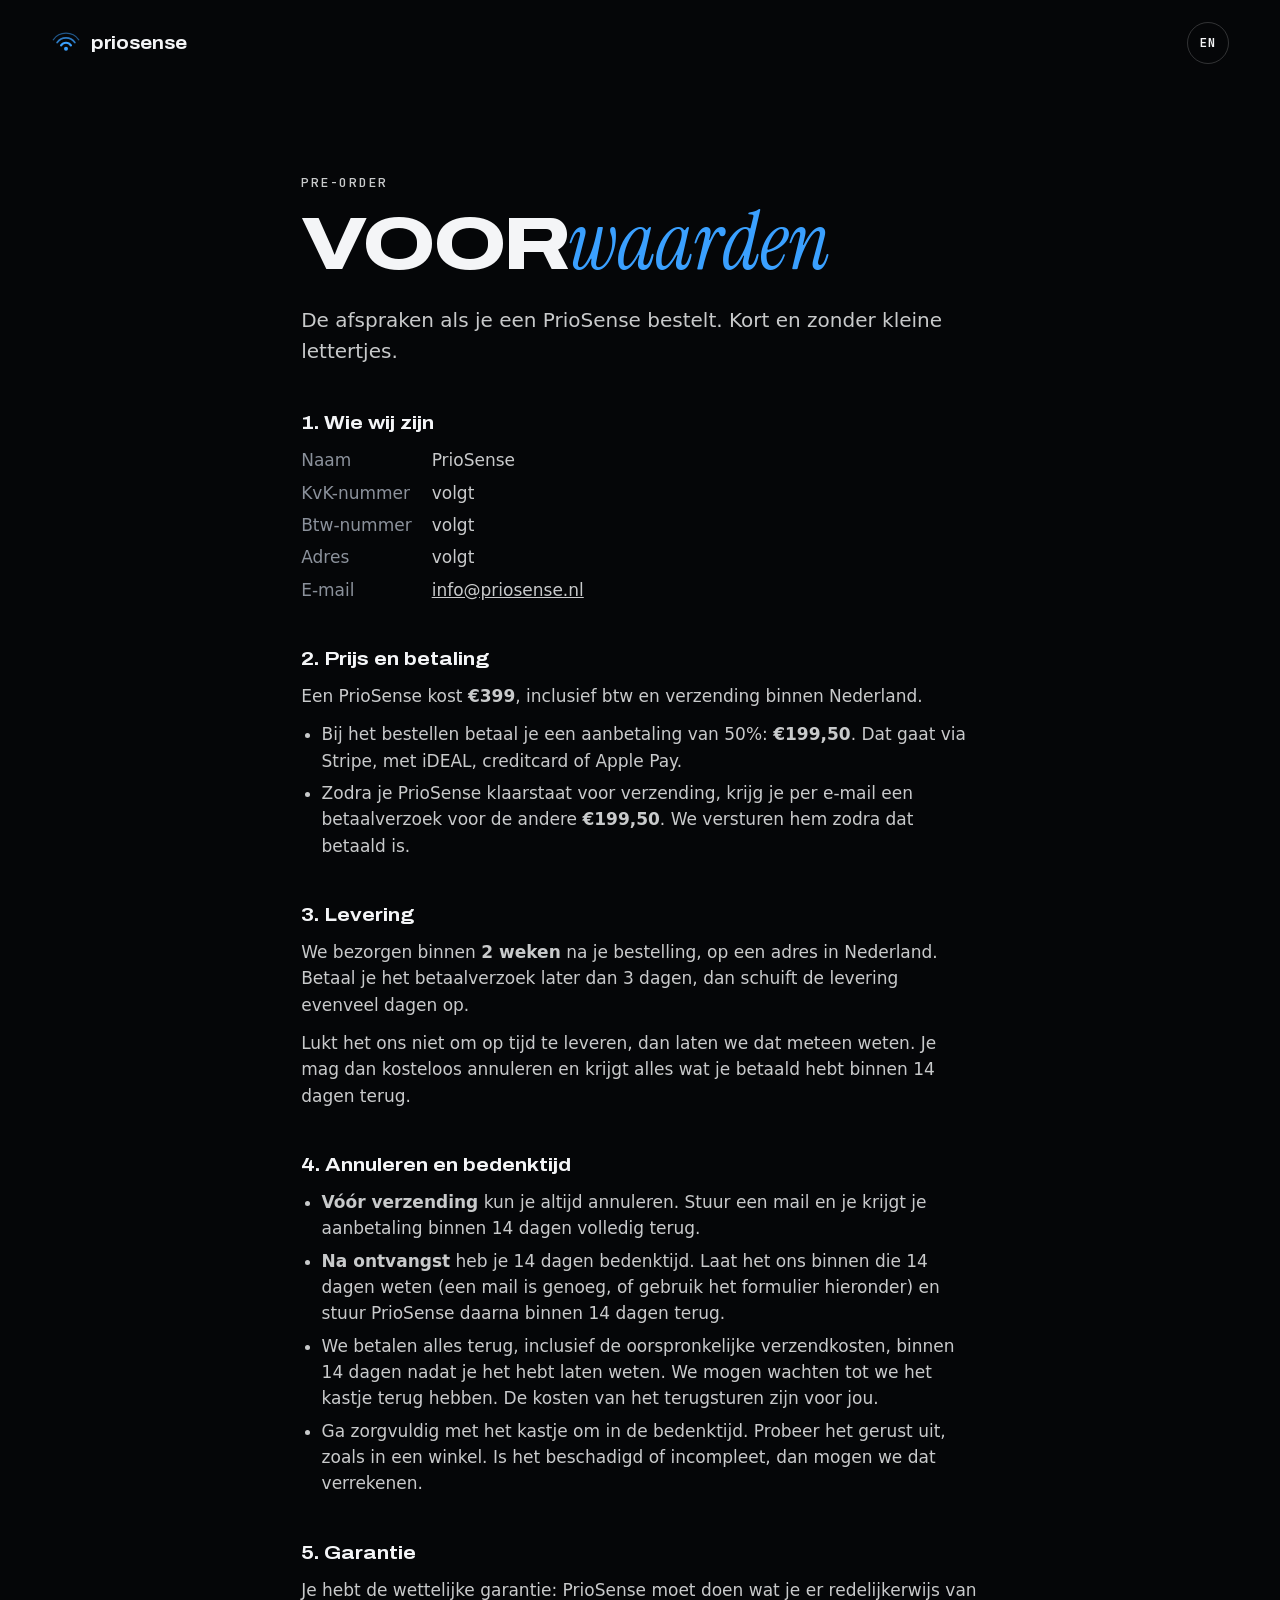
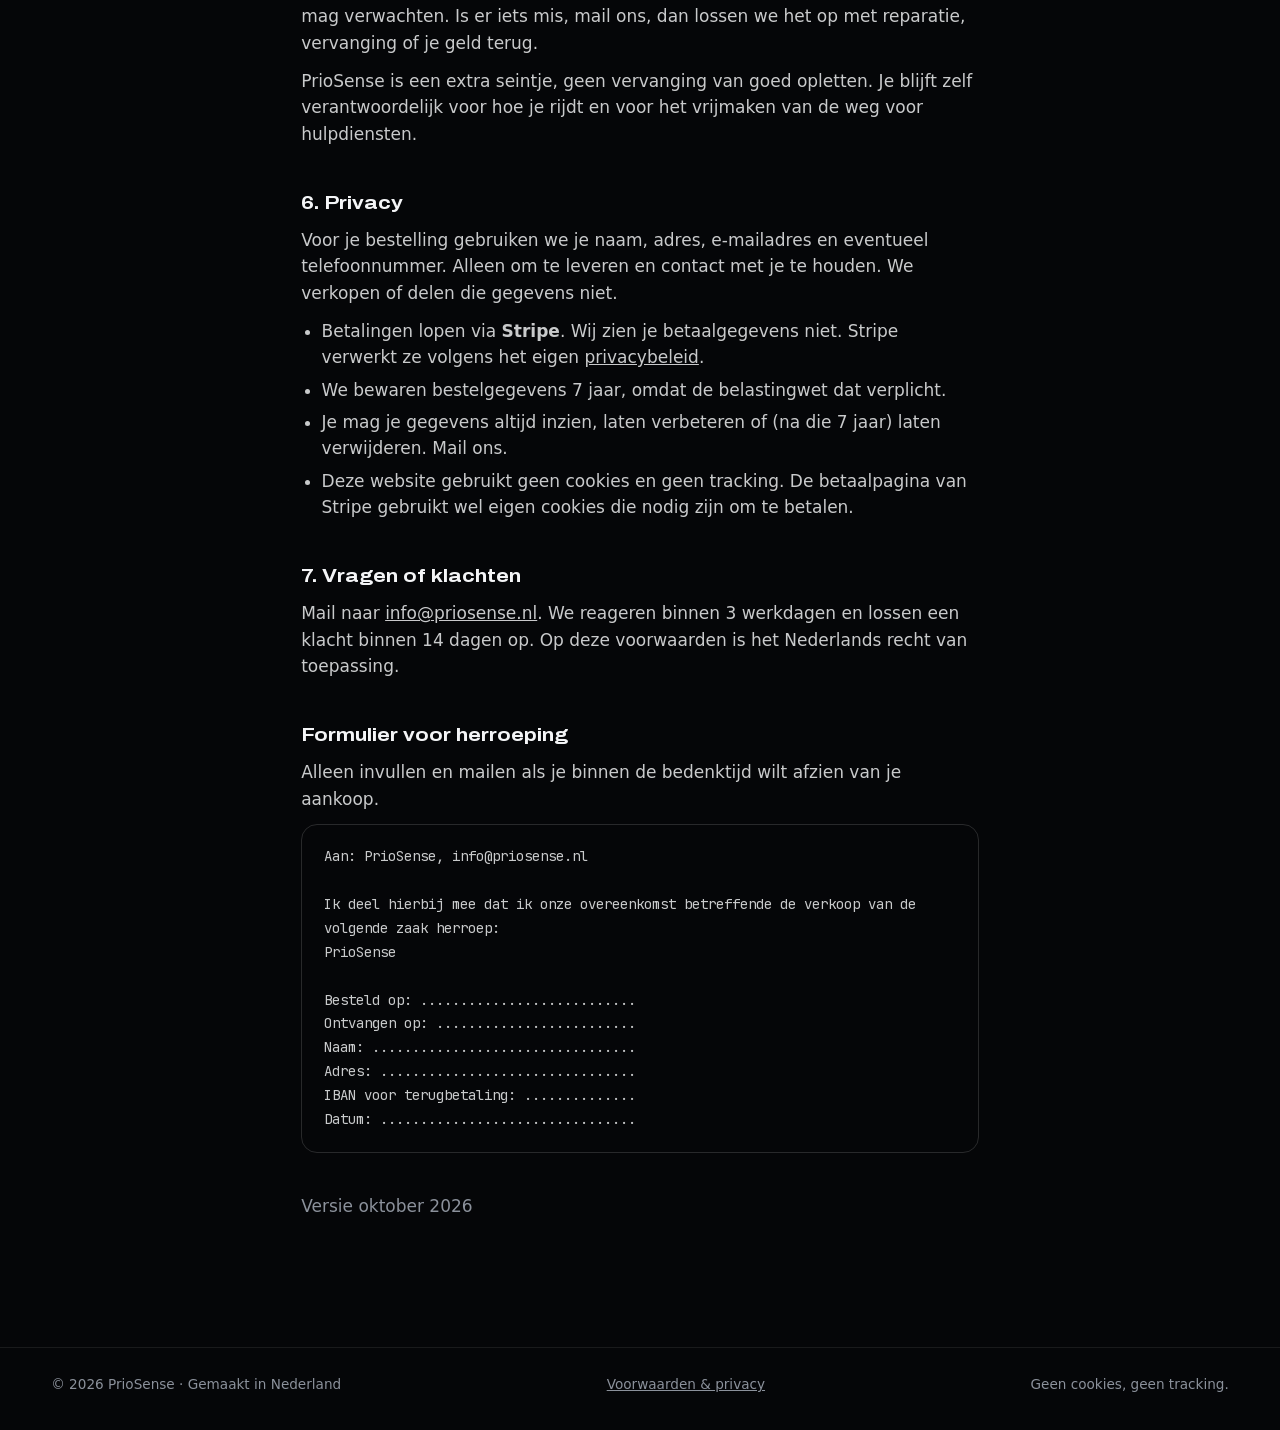
<file: voorwaarden/index.html>
<!doctype html>
<html lang="nl">
<head>
  <meta charset="utf-8">
  <meta name="viewport" content="width=device-width, initial-scale=1">
  <title>Voorwaarden — PrioSense</title>
  <meta name="description" content="Voorwaarden en privacy voor een pre-order van PrioSense.">
  <meta name="theme-color" content="#050608">
  <meta name="robots" content="noindex">
  <link rel="canonical" href="https://priosense.nl/voorwaarden/">
  <link rel="icon" href="../assets/favicon.svg" type="image/svg+xml">
  <link rel="stylesheet" href="../css/styles.css">
</head>
<body>
  <header class="page-nav">
    <a class="brand" href="../" aria-label="PrioSense, home">
      <svg class="brand-mark" viewBox="8 18 48 24" aria-hidden="true">
        <g fill="none" stroke="currentColor" stroke-linecap="round">
          <path d="M39.86 32.89 A9.6 9.6 0 0 0 24.14 32.89" stroke-width="3.52"/>
          <path d="M46.16 28.49 A17.28 17.28 0 0 0 17.84 28.49" stroke-width="2.75" stroke-opacity=".765"/>
          <path d="M52.45 24.08 A24.96 24.96 0 0 0 11.55 24.08" stroke-width="1.98" stroke-opacity=".53"/>
        </g>
        <circle cx="32" cy="38.4" r="3.2" fill="currentColor"/>
      </svg>
      <span class="brand-word">priosense</span>
    </a>
    <a class="lang" href="../en/terms/" hreflang="en" lang="en">EN</a>
  </header>

  <main class="page" id="main">
    <p class="page-kicker">Pre-order</p>
    <h1>Voor<em>waarden</em></h1>
    <p class="lead">De afspraken als je een PrioSense bestelt. Kort en zonder kleine lettertjes.</p>

    <h2>1. Wie wij zijn</h2>
      <dl>
        <dt>Naam</dt><dd>PrioSense</dd>
        <dt>KvK-nummer</dt><dd>volgt</dd>
        <dt>Btw-nummer</dt><dd>volgt</dd>
        <dt>Adres</dt><dd>volgt</dd>
        <dt>E-mail</dt><dd><a href="mailto:info@priosense.nl">info@priosense.nl</a></dd>
      </dl>

    <h2>2. Prijs en betaling</h2>
    <p>Een PrioSense kost <strong>€399</strong>, inclusief btw en verzending binnen Nederland.</p>
    <ul>
      <li>Bij het bestellen betaal je een aanbetaling van 50%: <strong>€199,50</strong>. Dat gaat via Stripe, met iDEAL, creditcard of Apple Pay.</li>
      <li>Zodra je PrioSense klaarstaat voor verzending, krijg je per e-mail een betaalverzoek voor de andere <strong>€199,50</strong>. We versturen hem zodra dat betaald is.</li>
    </ul>

    <h2>3. Levering</h2>
    <p>We bezorgen binnen <strong>2 weken</strong> na je bestelling, op een adres in Nederland. Betaal je het betaalverzoek later dan 3 dagen, dan schuift de levering evenveel dagen op.</p>
    <p>Lukt het ons niet om op tijd te leveren, dan laten we dat meteen weten. Je mag dan kosteloos annuleren en krijgt alles wat je betaald hebt binnen 14 dagen terug.</p>

    <h2>4. Annuleren en bedenktijd</h2>
    <ul>
      <li><strong>Vóór verzending</strong> kun je altijd annuleren. Stuur een mail en je krijgt je aanbetaling binnen 14 dagen volledig terug.</li>
      <li><strong>Na ontvangst</strong> heb je 14 dagen bedenktijd. Laat het ons binnen die 14 dagen weten (een mail is genoeg, of gebruik het formulier hieronder) en stuur PrioSense daarna binnen 14 dagen terug.</li>
      <li>We betalen alles terug, inclusief de oorspronkelijke verzendkosten, binnen 14 dagen nadat je het hebt laten weten. We mogen wachten tot we het kastje terug hebben. De kosten van het terugsturen zijn voor jou.</li>
      <li>Ga zorgvuldig met het kastje om in de bedenktijd. Probeer het gerust uit, zoals in een winkel. Is het beschadigd of incompleet, dan mogen we dat verrekenen.</li>
    </ul>

    <h2>5. Garantie</h2>
    <p>Je hebt de wettelijke garantie: PrioSense moet doen wat je er redelijkerwijs van mag verwachten. Is er iets mis, mail ons, dan lossen we het op met reparatie, vervanging of je geld terug.</p>
    <p>PrioSense is een extra seintje, geen vervanging van goed opletten. Je blijft zelf verantwoordelijk voor hoe je rijdt en voor het vrijmaken van de weg voor hulpdiensten.</p>

    <h2>6. Privacy</h2>
    <p>Voor je bestelling gebruiken we je naam, adres, e-mailadres en eventueel telefoonnummer. Alleen om te leveren en contact met je te houden. We verkopen of delen die gegevens niet.</p>
    <ul>
      <li>Betalingen lopen via <strong>Stripe</strong>. Wij zien je betaalgegevens niet. Stripe verwerkt ze volgens het eigen <a href="https://stripe.com/nl/privacy" rel="noopener">privacybeleid</a>.</li>
      <li>We bewaren bestelgegevens 7 jaar, omdat de belastingwet dat verplicht.</li>
      <li>Je mag je gegevens altijd inzien, laten verbeteren of (na die 7 jaar) laten verwijderen. Mail ons.</li>
      <li>Deze website gebruikt geen cookies en geen tracking. De betaalpagina van Stripe gebruikt wel eigen cookies die nodig zijn om te betalen.</li>
    </ul>

    <h2>7. Vragen of klachten</h2>
    <p>Mail naar <a href="mailto:info@priosense.nl">info@priosense.nl</a>. We reageren binnen 3 werkdagen en lossen een klacht binnen 14 dagen op. Op deze voorwaarden is het Nederlands recht van toepassing.</p>

    <h2>Formulier voor herroeping</h2>
    <p>Alleen invullen en mailen als je binnen de bedenktijd wilt afzien van je aankoop.</p>
    <div class="page-form">Aan: PrioSense, info@priosense.nl

Ik deel hierbij mee dat ik onze overeenkomst betreffende de verkoop van de volgende zaak herroep:
PrioSense

Besteld op: ...........................
Ontvangen op: .........................
Naam: .................................
Adres: ................................
IBAN voor terugbetaling: ..............
Datum: ................................</div>

    <p style="margin-top:40px; color: var(--muted)">Versie oktober 2026</p>
  </main>

  <footer class="footer">
    <p>© 2026 PrioSense · Gemaakt in Nederland</p>
    <p><a href="./">Voorwaarden &amp; privacy</a></p>
    <p>Geen cookies, geen tracking.</p>
  </footer>
</body>
</html>
</file>
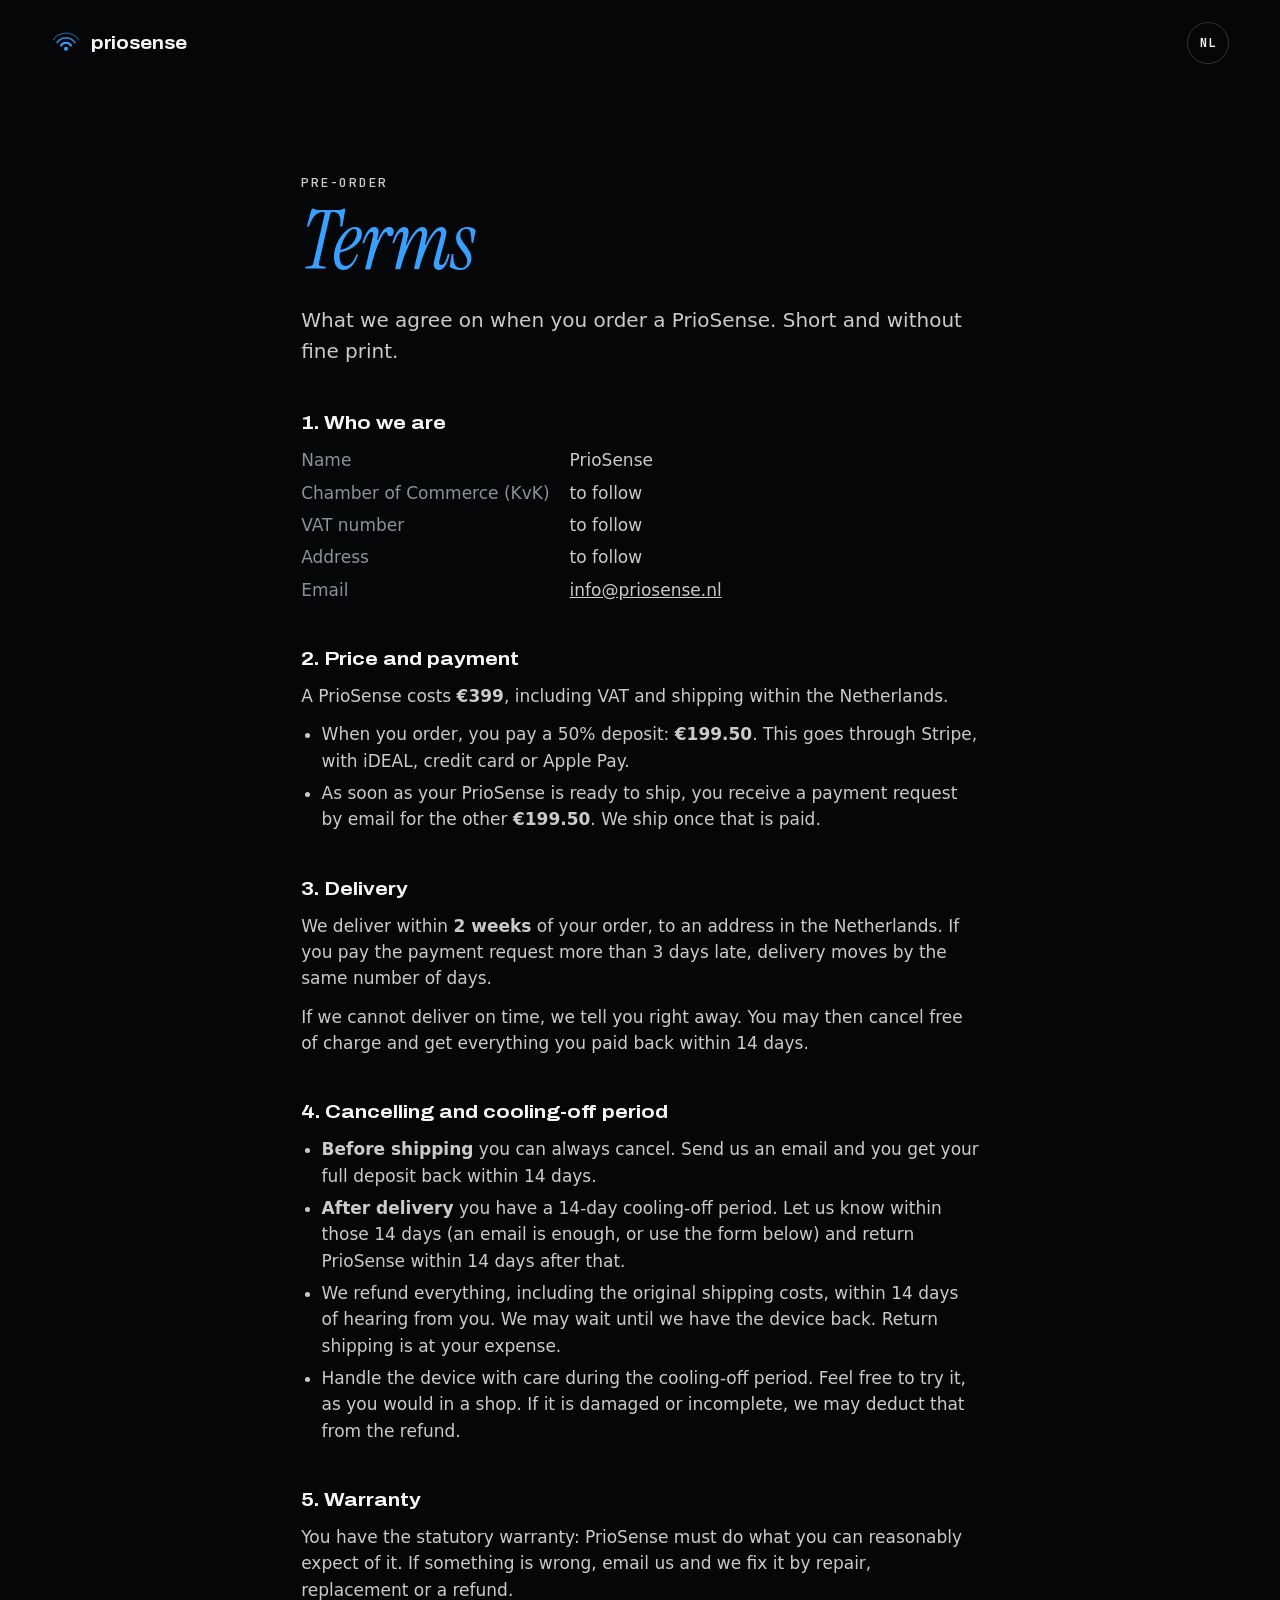
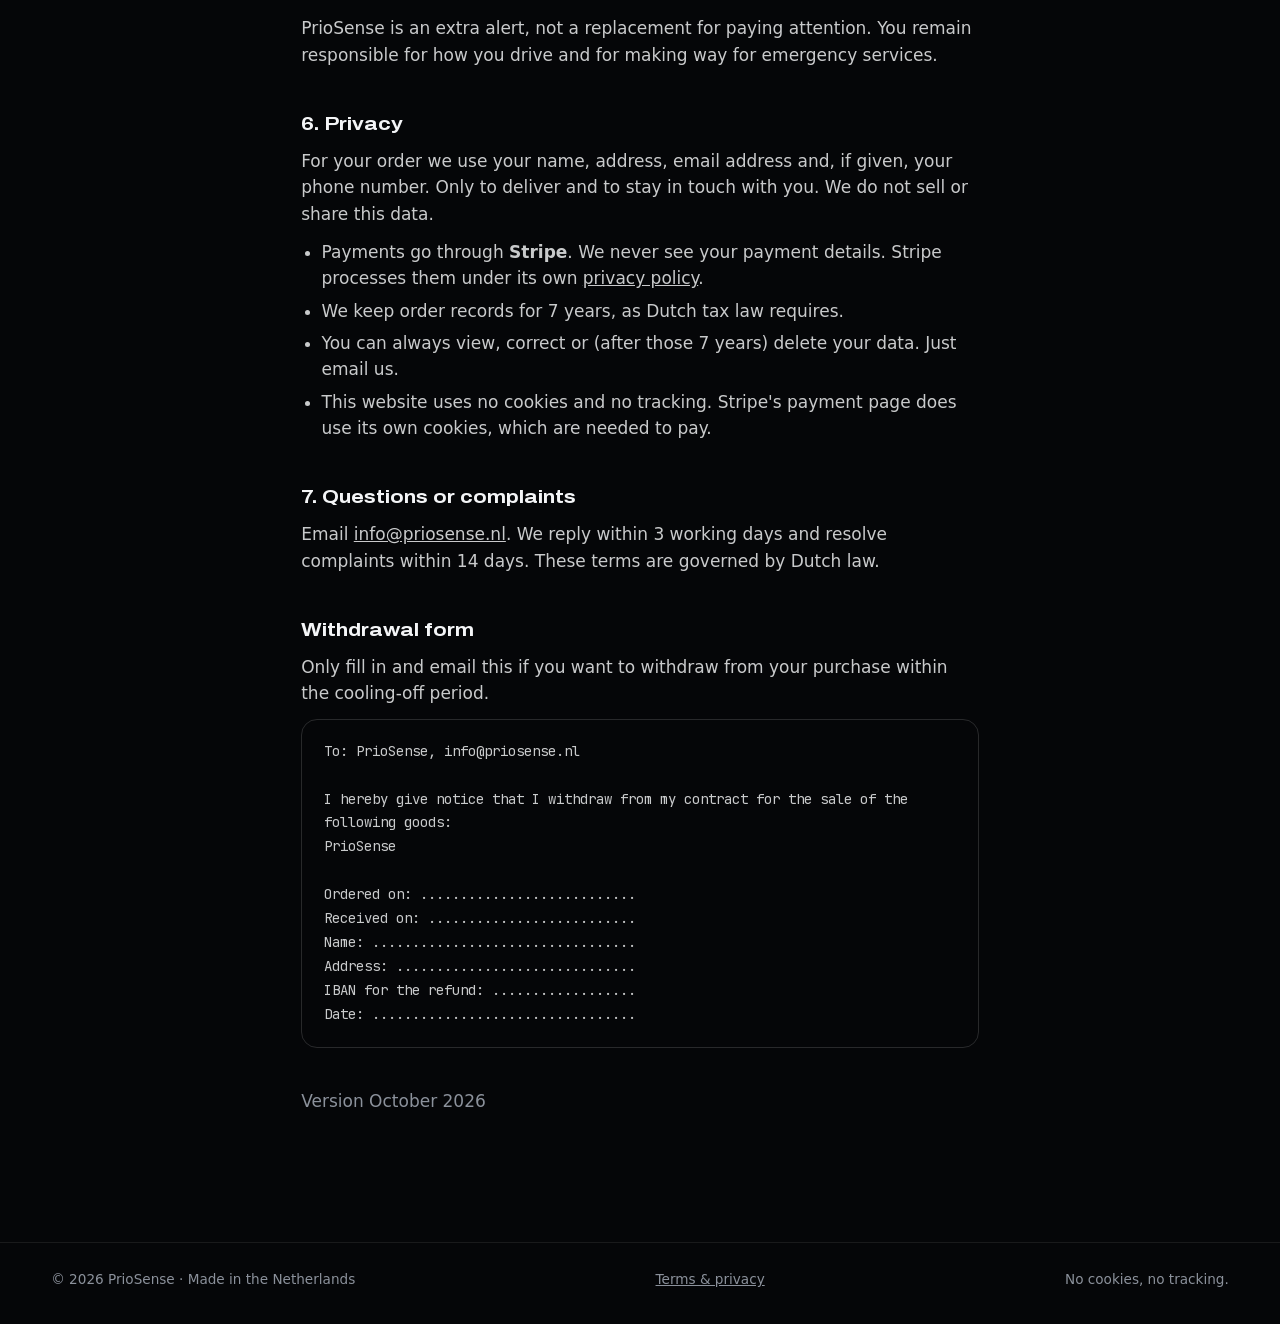
<file: en/terms/index.html>
<!doctype html>
<html lang="en">
<head>
  <meta charset="utf-8">
  <meta name="viewport" content="width=device-width, initial-scale=1">
  <title>Terms — PrioSense</title>
  <meta name="description" content="Terms and privacy for a PrioSense pre-order.">
  <meta name="theme-color" content="#050608">
  <meta name="robots" content="noindex">
  <link rel="canonical" href="https://priosense.nl/en/terms/">
  <link rel="icon" href="../../assets/favicon.svg" type="image/svg+xml">
  <link rel="stylesheet" href="../../css/styles.css">
</head>
<body>
  <header class="page-nav">
    <a class="brand" href="../" aria-label="PrioSense, home">
      <svg class="brand-mark" viewBox="8 18 48 24" aria-hidden="true">
        <g fill="none" stroke="currentColor" stroke-linecap="round">
          <path d="M39.86 32.89 A9.6 9.6 0 0 0 24.14 32.89" stroke-width="3.52"/>
          <path d="M46.16 28.49 A17.28 17.28 0 0 0 17.84 28.49" stroke-width="2.75" stroke-opacity=".765"/>
          <path d="M52.45 24.08 A24.96 24.96 0 0 0 11.55 24.08" stroke-width="1.98" stroke-opacity=".53"/>
        </g>
        <circle cx="32" cy="38.4" r="3.2" fill="currentColor"/>
      </svg>
      <span class="brand-word">priosense</span>
    </a>
    <a class="lang" href="../../voorwaarden/" hreflang="nl" lang="nl">NL</a>
  </header>

  <main class="page" id="main">
    <p class="page-kicker">Pre-order</p>
    <h1><em>Terms</em></h1>
    <p class="lead">What we agree on when you order a PrioSense. Short and without fine print.</p>

    <h2>1. Who we are</h2>
      <dl>
        <dt>Name</dt><dd>PrioSense</dd>
        <dt>Chamber of Commerce (KvK)</dt><dd>to follow</dd>
        <dt>VAT number</dt><dd>to follow</dd>
        <dt>Address</dt><dd>to follow</dd>
        <dt>Email</dt><dd><a href="mailto:info@priosense.nl">info@priosense.nl</a></dd>
      </dl>

    <h2>2. Price and payment</h2>
    <p>A PrioSense costs <strong>€399</strong>, including VAT and shipping within the Netherlands.</p>
    <ul>
      <li>When you order, you pay a 50% deposit: <strong>€199.50</strong>. This goes through Stripe, with iDEAL, credit card or Apple Pay.</li>
      <li>As soon as your PrioSense is ready to ship, you receive a payment request by email for the other <strong>€199.50</strong>. We ship once that is paid.</li>
    </ul>

    <h2>3. Delivery</h2>
    <p>We deliver within <strong>2 weeks</strong> of your order, to an address in the Netherlands. If you pay the payment request more than 3 days late, delivery moves by the same number of days.</p>
    <p>If we cannot deliver on time, we tell you right away. You may then cancel free of charge and get everything you paid back within 14 days.</p>

    <h2>4. Cancelling and cooling-off period</h2>
    <ul>
      <li><strong>Before shipping</strong> you can always cancel. Send us an email and you get your full deposit back within 14 days.</li>
      <li><strong>After delivery</strong> you have a 14-day cooling-off period. Let us know within those 14 days (an email is enough, or use the form below) and return PrioSense within 14 days after that.</li>
      <li>We refund everything, including the original shipping costs, within 14 days of hearing from you. We may wait until we have the device back. Return shipping is at your expense.</li>
      <li>Handle the device with care during the cooling-off period. Feel free to try it, as you would in a shop. If it is damaged or incomplete, we may deduct that from the refund.</li>
    </ul>

    <h2>5. Warranty</h2>
    <p>You have the statutory warranty: PrioSense must do what you can reasonably expect of it. If something is wrong, email us and we fix it by repair, replacement or a refund.</p>
    <p>PrioSense is an extra alert, not a replacement for paying attention. You remain responsible for how you drive and for making way for emergency services.</p>

    <h2>6. Privacy</h2>
    <p>For your order we use your name, address, email address and, if given, your phone number. Only to deliver and to stay in touch with you. We do not sell or share this data.</p>
    <ul>
      <li>Payments go through <strong>Stripe</strong>. We never see your payment details. Stripe processes them under its own <a href="https://stripe.com/privacy" rel="noopener">privacy policy</a>.</li>
      <li>We keep order records for 7 years, as Dutch tax law requires.</li>
      <li>You can always view, correct or (after those 7 years) delete your data. Just email us.</li>
      <li>This website uses no cookies and no tracking. Stripe's payment page does use its own cookies, which are needed to pay.</li>
    </ul>

    <h2>7. Questions or complaints</h2>
    <p>Email <a href="mailto:info@priosense.nl">info@priosense.nl</a>. We reply within 3 working days and resolve complaints within 14 days. These terms are governed by Dutch law.</p>

    <h2>Withdrawal form</h2>
    <p>Only fill in and email this if you want to withdraw from your purchase within the cooling-off period.</p>
    <div class="page-form">To: PrioSense, info@priosense.nl

I hereby give notice that I withdraw from my contract for the sale of the following goods:
PrioSense

Ordered on: ...........................
Received on: ..........................
Name: .................................
Address: ..............................
IBAN for the refund: ..................
Date: .................................</div>

    <p style="margin-top:40px; color: var(--muted)">Version October 2026</p>
  </main>

  <footer class="footer">
    <p>© 2026 PrioSense · Made in the Netherlands</p>
    <p><a href="./">Terms &amp; privacy</a></p>
    <p>No cookies, no tracking.</p>
  </footer>
</body>
</html>
</file>
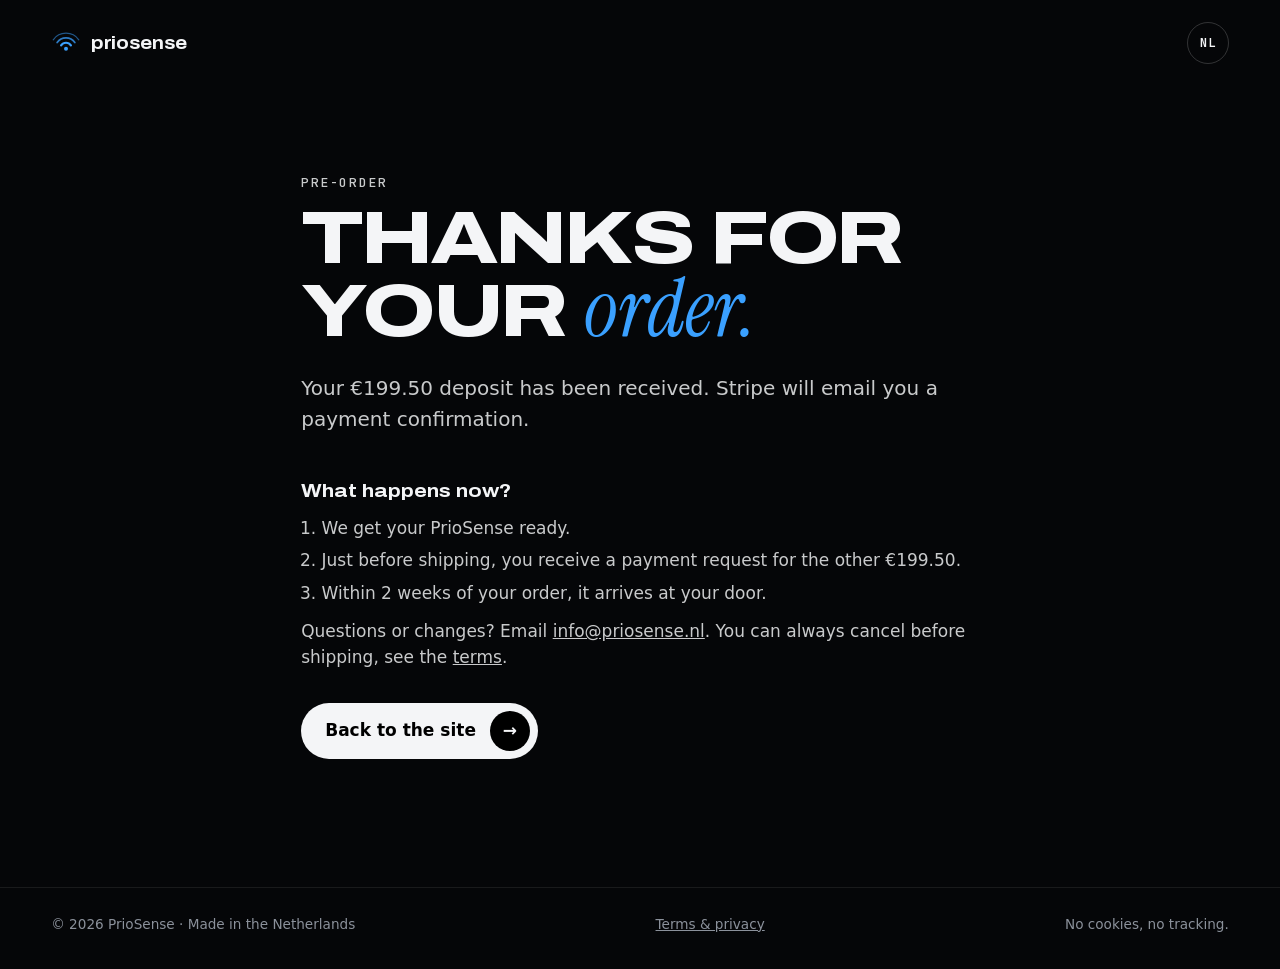
<file: en/thanks/index.html>
<!doctype html>
<html lang="en">
<head>
  <meta charset="utf-8">
  <meta name="viewport" content="width=device-width, initial-scale=1">
  <title>Thanks — PrioSense</title>
  <meta name="description" content="Thanks for your PrioSense pre-order.">
  <meta name="theme-color" content="#050608">
  <meta name="robots" content="noindex">
  <link rel="canonical" href="https://priosense.nl/en/thanks/">
  <link rel="icon" href="../../assets/favicon.svg" type="image/svg+xml">
  <link rel="stylesheet" href="../../css/styles.css">
</head>
<body>
  <header class="page-nav">
    <a class="brand" href="../" aria-label="PrioSense, home">
      <svg class="brand-mark" viewBox="8 18 48 24" aria-hidden="true">
        <g fill="none" stroke="currentColor" stroke-linecap="round">
          <path d="M39.86 32.89 A9.6 9.6 0 0 0 24.14 32.89" stroke-width="3.52"/>
          <path d="M46.16 28.49 A17.28 17.28 0 0 0 17.84 28.49" stroke-width="2.75" stroke-opacity=".765"/>
          <path d="M52.45 24.08 A24.96 24.96 0 0 0 11.55 24.08" stroke-width="1.98" stroke-opacity=".53"/>
        </g>
        <circle cx="32" cy="38.4" r="3.2" fill="currentColor"/>
      </svg>
      <span class="brand-word">priosense</span>
    </a>
    <a class="lang" href="../../bedankt/" hreflang="nl" lang="nl">NL</a>
  </header>

  <main class="page" id="main">
    <p class="page-kicker">Pre-order</p>
    <h1>Thanks for your <em>order.</em></h1>
    <p class="lead">Your €199.50 deposit has been received. Stripe will email you a payment confirmation.</p>
    <h2>What happens now?</h2>
    <ol>
      <li>We get your PrioSense ready.</li>
      <li>Just before shipping, you receive a payment request for the other €199.50.</li>
      <li>Within 2 weeks of your order, it arrives at your door.</li>
    </ol>
    <p>Questions or changes? Email <a href="mailto:info@priosense.nl">info@priosense.nl</a>. You can always cancel before shipping, see the <a href="../terms/">terms</a>.</p>
    <a class="pill" href="../"><span>Back to the site</span><i aria-hidden="true">→</i></a>
  </main>

  <footer class="footer">
    <p>© 2026 PrioSense · Made in the Netherlands</p>
    <p><a href="../terms/">Terms &amp; privacy</a></p>
    <p>No cookies, no tracking.</p>
  </footer>
</body>
</html>
</file>
<file: css/styles.css>
/* ── Lettertypes (zelf gehost, OFL-licentie) ─────────────────────────────── */
@font-face {
  font-family: "Archivo";
  src: url("../fonts/archivo-latin.woff2") format("woff2");
  font-weight: 100 900;
  font-stretch: 62% 125%;
  font-display: swap;
}
@font-face {
  font-family: "Instrument Serif";
  src: url("../fonts/instrument-serif-italic-latin.woff2") format("woff2");
  font-style: italic;
  font-weight: 400;
  font-display: swap;
}
@font-face {
  font-family: "JetBrains Mono";
  src: url("../fonts/jetbrains-mono-latin.woff2") format("woff2");
  font-weight: 100 800;
  font-display: swap;
}

:root {
  --bg: #050608;
  --ink: #f4f5f7;
  --muted: #8b919b;
  --dim: #3a3e45;
  --blue: #3aa0ff;
  --red: #ff3b3b;
  --display: "Archivo", ui-sans-serif, system-ui, sans-serif;
  --serif: "Instrument Serif", ui-serif, Georgia, serif;
  --body: ui-sans-serif, system-ui, -apple-system, "Segoe UI", Roboto, "Helvetica Neue", Arial, sans-serif;
  --mono: "JetBrains Mono", ui-monospace, Menlo, monospace;
  --pad: clamp(18px, 4vw, 56px);
  --ease: cubic-bezier(0.16, 1, 0.3, 1);
}

*, *::before, *::after { box-sizing: border-box; }
html { -webkit-text-size-adjust: 100%; }
html.lenis, html.lenis body { height: auto; }
.lenis.lenis-smooth { scroll-behavior: auto !important; }
body {
  margin: 0; background: var(--bg); color: var(--ink);
  font: 400 17px/1.55 var(--body); -webkit-font-smoothing: antialiased; overflow-x: hidden;
}
body.is-loading { overflow: hidden; }
h1, h2, h3, p { margin: 0; }
a { color: inherit; }
em { font-family: var(--serif); font-style: italic; font-weight: 400; text-transform: none; letter-spacing: 0; }
:focus-visible { outline: 2px solid var(--blue); outline-offset: 4px; }
::selection { background: var(--blue); color: #000; }
.skip { position: absolute; left: 16px; top: -60px; z-index: 200; background: var(--ink); color: #000; padding: 10px 14px; border-radius: 99px; text-decoration: none; }
.skip:focus { top: 14px; }

/* ── Laadscherm ──────────────────────────────────────────────────────────── */
.loader {
  position: fixed; inset: 0; z-index: 300; background: #000; color: var(--ink);
  display: grid; place-items: center;
}
.no-js .loader, .loader.is-done { display: none; }
.loader-inner { display: flex; flex-direction: column; align-items: center; gap: 18px; }
.loader-mark { width: 120px; height: 60px; color: var(--blue); overflow: visible; }
.loader-mark path { stroke-dasharray: 80; stroke-dashoffset: 80; }
.loader-word { font: 700 1.6rem/1 var(--display); font-stretch: 112%; letter-spacing: -0.02em; }
.loader-count { position: absolute; right: var(--pad); bottom: var(--pad); font: 800 clamp(4rem, 14vw, 12rem)/0.8 var(--display); font-stretch: 125%; letter-spacing: -0.04em; color: var(--ink); font-variant-numeric: tabular-nums; }

/* ── Cursor ──────────────────────────────────────────────────────────────── */
.cursor {
  position: fixed; left: 0; top: 0; z-index: 250; width: 14px; height: 14px; margin: -7px 0 0 -7px;
  border-radius: 50%; background: #fff; mix-blend-mode: difference; pointer-events: none;
  transform: translate3d(-100px, -100px, 0); transition: width 0.3s var(--ease), height 0.3s var(--ease), margin 0.3s var(--ease);
  display: none;
}
.has-cursor .cursor { display: block; }
.cursor.is-big { width: 64px; height: 64px; margin: -32px 0 0 -32px; }

/* ── Navigatie ───────────────────────────────────────────────────────────── */
.nav {
  position: fixed; top: 0; left: 0; right: 0; z-index: 100; display: flex; align-items: center; gap: 24px;
  padding: 22px var(--pad); transition: transform 0.6s var(--ease);
}
.nav.is-hidden { transform: translateY(-110%); }
.brand { display: inline-flex; align-items: center; gap: 10px; text-decoration: none; color: var(--ink); }
.brand-mark { width: 30px; height: 15px; color: var(--blue); overflow: visible; }
.brand-word { font: 700 1.15rem/1 var(--display); font-stretch: 112%; letter-spacing: -0.02em; }
.nav nav { margin-left: auto; }
.nav-links { display: flex; gap: 6px; list-style: none; margin: 0; padding: 4px; border-radius: 99px; background: rgba(255, 255, 255, 0.06); backdrop-filter: blur(14px); -webkit-backdrop-filter: blur(14px); border: 1px solid rgba(255, 255, 255, 0.08); }
.nav-links a { display: block; padding: 8px 16px; border-radius: 99px; text-decoration: none; font-size: 0.92rem; color: rgba(244, 245, 247, 0.8); transition: background 0.3s, color 0.3s; }
.nav-links a:hover { background: rgba(255, 255, 255, 0.1); color: #fff; }
.lang { display: grid; place-items: center; width: 42px; height: 42px; border-radius: 50%; border: 1px solid rgba(255, 255, 255, 0.18);
  font: 600 0.78rem/1 var(--mono); letter-spacing: 0.06em; color: var(--ink); text-decoration: none; transition: background 0.3s, border-color 0.3s; }
.lang:hover { background: rgba(255, 255, 255, 0.1); border-color: rgba(255, 255, 255, 0.4); }
.nav-cta { padding: 11px 20px; border-radius: 99px; background: var(--ink); color: #000; text-decoration: none; font-weight: 600; font-size: 0.92rem; }
@media (max-width: 760px) { .nav nav { display: none; } .lang { margin-left: auto; } }

/* ── Knoppen ─────────────────────────────────────────────────────────────── */
.pill {
  display: inline-flex; align-items: center; gap: 14px; padding: 8px 8px 8px 24px; border-radius: 99px;
  background: var(--ink); color: #000; text-decoration: none; font-weight: 600; white-space: nowrap;
  transition: background 0.4s var(--ease);
}
.pill i {
  display: grid; place-items: center; width: 40px; height: 40px; border-radius: 50%; background: #000; color: var(--ink);
  font-style: normal; transition: transform 0.5s var(--ease), background 0.4s;
}
.pill:hover i { transform: rotate(-45deg); background: var(--blue); }
.pill-lg { font-size: clamp(1.05rem, 2vw, 1.4rem); padding-left: 30px; }
.pill-lg i { width: 52px; height: 52px; }

/* ── Hero ────────────────────────────────────────────────────────────────── */
.hero { position: relative; height: 100svh; min-height: 620px; overflow: hidden; display: flex; align-items: flex-end; }
.signal { position: absolute; inset: 0; width: 100%; height: 100%; }
.hero::before {
  content: ""; position: absolute; inset: 0; pointer-events: none; z-index: 1;
  background: linear-gradient(to bottom, rgba(5, 6, 8, 0.55), transparent 28%, transparent 55%, rgba(5, 6, 8, 0.9));
}
.no-webgl .hero { background: radial-gradient(60% 50% at 50% 60%, rgba(58, 160, 255, 0.25), transparent 70%), var(--bg); }
.hero-content { position: relative; z-index: 2; width: 100%; padding: 0 var(--pad) clamp(28px, 5vh, 56px); }
.hero-tag { display: inline-flex; align-items: center; gap: 10px; font: 500 0.82rem/1 var(--mono); letter-spacing: 0.12em; text-transform: uppercase; color: rgba(244, 245, 247, 0.75); margin-bottom: clamp(14px, 2.4vh, 26px); }
.pulse-dot { width: 8px; height: 8px; border-radius: 50%; background: var(--red); animation: lightbar 1.2s steps(1) infinite; }
@keyframes lightbar { 0% { background: var(--red); box-shadow: 0 0 12px var(--red); } 50% { background: var(--blue); box-shadow: 0 0 12px var(--blue); } }
.hero-title {
  font: 800 clamp(2.4rem, 10.6vw, 11.5rem)/0.84 var(--display); font-stretch: 125%;
  text-transform: uppercase; letter-spacing: -0.045em;
}
.hero-title .line { display: block; }
.hero-title em { font-size: 1.12em; line-height: 0.7; color: var(--blue); }
/* Masker iets ruimer, zodat staarten (y, g, j) in de schreefletter niet worden afgesneden. */
.hero-title .w { white-space: nowrap; }
.hero-title .ch-mask { padding: 0.06em 0.04em 0.28em; margin: -0.06em -0.04em -0.28em; }
.hero-bottom { display: flex; flex-wrap: wrap; align-items: flex-end; justify-content: space-between; gap: 22px 40px; margin-top: clamp(22px, 4vh, 44px); }
.hero-sub { max-width: 40ch; font-size: clamp(1rem, 1.4vw, 1.18rem); color: rgba(244, 245, 247, 0.78); }
.scroll-cue { position: absolute; z-index: 2; left: 50%; top: 84px; width: 1px; height: 56px; background: rgba(255, 255, 255, 0.15); overflow: hidden; display: none; }
.scroll-cue span { position: absolute; left: 0; top: -40%; width: 1px; height: 40%; background: var(--ink); animation: cue 1.8s var(--ease) infinite; }
@keyframes cue { to { top: 110%; } }

/* ── Lichtkrant ──────────────────────────────────────────────────────────── */
.marquee { overflow: hidden; padding: clamp(28px, 5vw, 64px) 0; border-block: 1px solid rgba(255, 255, 255, 0.08); }
.marquee-track { display: flex; width: max-content; will-change: transform; }
.marquee-set { display: flex; align-items: center; flex: none; }
.marquee span {
  font: 800 clamp(3rem, 9vw, 8.5rem)/1 var(--display); font-stretch: 125%; text-transform: uppercase; letter-spacing: -0.04em;
  padding: 0 0.28em; white-space: nowrap;
}
.marquee span.o { color: transparent; -webkit-text-stroke: 1.5px rgba(244, 245, 247, 0.7); }
.marquee b { font-size: clamp(1.4rem, 3vw, 2.6rem); color: var(--blue); font-weight: 400; }
.marquee b:nth-of-type(even) { color: var(--red); }

/* ── Statement ───────────────────────────────────────────────────────────── */
.statement { padding: clamp(110px, 18vw, 240px) var(--pad); }
.statement-text {
  max-width: 22ch; font: 600 clamp(2rem, 5.4vw, 5.6rem)/1.02 var(--display); font-stretch: 105%; letter-spacing: -0.035em;
}
.statement-text em { color: var(--blue); }

/* ── Video ───────────────────────────────────────────────────────────────── */
.film { display: grid; grid-template-columns: minmax(0, 1fr) auto; align-items: center; gap: clamp(32px, 6vw, 96px); padding: clamp(60px, 10vw, 140px) var(--pad); }
.film-kicker { font: 500 0.82rem/1 var(--mono); letter-spacing: 0.12em; text-transform: uppercase; color: var(--muted); margin-bottom: 16px; }
.film-title { font: 800 clamp(2.6rem, 7vw, 7rem)/0.9 var(--display); font-stretch: 125%; text-transform: uppercase; letter-spacing: -0.045em; }
.film-title em { color: var(--blue); font-size: 1.1em; }
.film-sub { margin-top: 22px; max-width: 34ch; font-size: clamp(1rem, 1.4vw, 1.18rem); color: rgba(244, 245, 247, 0.75); }
.film-phone {
  position: relative; margin: 0; width: min(380px, 78vw); aspect-ratio: 9 / 16; border-radius: 36px; overflow: hidden;
  border: 1px solid rgba(255, 255, 255, 0.12); background: #000;
  box-shadow: 0 40px 120px -40px rgba(58, 160, 255, 0.45), 0 30px 90px -50px rgba(255, 59, 59, 0.5);
}
.film-video { display: block; width: 100%; height: 100%; object-fit: cover; cursor: pointer; }
.film-play {
  position: absolute; left: 50%; top: 50%; width: 84px; height: 84px; margin: -42px 0 0 -42px; border-radius: 50%; border: 0;
  background: rgba(244, 245, 247, 0.92); color: #000; font-size: 1.6rem; cursor: pointer; display: grid; place-items: center;
  transition: transform 0.3s var(--ease), opacity 0.3s;
}
.film-play span { margin-left: 5px; }
.film-play:hover { transform: scale(1.06); }
.film.is-playing .film-play { opacity: 0; pointer-events: none; }
.film-sound {
  position: absolute; right: 14px; bottom: 14px; padding: 9px 14px; border-radius: 99px; border: 1px solid rgba(255, 255, 255, 0.25);
  background: rgba(0, 0, 0, 0.55); color: var(--ink); font: 600 0.85rem/1 var(--body); cursor: pointer; backdrop-filter: blur(8px);
}
.film-sound[aria-pressed="true"] { background: var(--ink); color: #000; }
@media (max-width: 760px) { .film { grid-template-columns: 1fr; justify-items: center; text-align: center; } .film-sub { margin-inline: auto; } }

/* ── Het kastje (vastgezet tijdens scrollen) ─────────────────────────────── */
.product { position: relative; height: 320vh; }
.product-pin {
  position: sticky; top: 0; height: 100svh; overflow: hidden;
  background: radial-gradient(55% 55% at 50% 52%, #10141b 0%, var(--bg) 70%);
}
.device-canvas { position: absolute; inset: 0; width: 100%; height: 100%; touch-action: pan-y; cursor: grab; }
.device-canvas.is-dragging { cursor: grabbing; }
.product-copy { position: absolute; left: var(--pad); top: clamp(92px, 14vh, 140px); z-index: 2; pointer-events: none; }
.product-kicker { font: 500 0.82rem/1 var(--mono); letter-spacing: 0.12em; text-transform: uppercase; color: var(--muted); margin-bottom: 16px; }
.product-title { font: 800 clamp(2.4rem, 6vw, 6rem)/0.9 var(--display); font-stretch: 125%; text-transform: uppercase; letter-spacing: -0.045em; }
.product-title em { color: var(--blue); font-size: 1.1em; }
.product-points { position: absolute; left: var(--pad); bottom: clamp(56px, 12vh, 120px); z-index: 2; list-style: none; margin: 0; padding: 0; display: grid; gap: 14px; pointer-events: none; }
.product-points li { display: flex; align-items: baseline; gap: 14px; font: 600 clamp(1.1rem, 2vw, 1.6rem)/1.1 var(--display); font-stretch: 110%; letter-spacing: -0.02em; }
.product-points span { font: 500 0.78rem/1 var(--mono); color: var(--muted); }
.drag-hint { position: absolute; left: 50%; bottom: 26px; transform: translateX(-50%); z-index: 2; font: 500 0.78rem/1 var(--mono); color: var(--muted); pointer-events: none; transition: opacity 0.6s; white-space: nowrap; }
.drag-hint.is-gone { opacity: 0; }
.no-webgl .device-canvas, .no-webgl .drag-hint { display: none; }
@media (max-width: 760px) {
  .product-points { bottom: 64px; }
}

/* ── Waarden ─────────────────────────────────────────────────────────────── */
.values { padding: clamp(80px, 12vw, 180px) var(--pad); display: grid; gap: clamp(36px, 6vw, 80px); }
.value { display: grid; grid-template-columns: minmax(0, 1fr) minmax(0, 0.42fr); align-items: end; gap: 12px 40px; border-top: 1px solid rgba(255, 255, 255, 0.1); padding-top: clamp(16px, 2vw, 28px); }
.value-word {
  font: 800 clamp(4rem, 17vw, 17rem)/1 var(--display); font-stretch: 125%; text-transform: uppercase; letter-spacing: -0.055em;
  color: var(--ink); margin-bottom: -0.12em; transition: color 0.6s var(--ease);
}
.value-word span { color: var(--red); }
.value:hover .value-word { color: var(--blue); }
.value p { max-width: 32ch; color: var(--muted); font-size: clamp(1rem, 1.3vw, 1.15rem); padding-bottom: 1.2em; }
@media (max-width: 760px) { .value { grid-template-columns: 1fr; } .value p { padding-bottom: 0; } }

/* ── Slot ────────────────────────────────────────────────────────────────── */
.finale { position: relative; min-height: 100svh; overflow: hidden; display: flex; flex-direction: column; justify-content: center; padding: clamp(120px, 16vh, 180px) var(--pad) 0; }
.lights { position: absolute; inset: 0; pointer-events: none; }
.lights span { position: absolute; top: 18%; width: 60vw; height: 60vw; max-width: 900px; max-height: 900px; border-radius: 50%; filter: blur(90px); opacity: 0; }
.light-blue { left: -12vw; background: rgba(58, 160, 255, 0.55); animation: flash-a 1.4s steps(1) infinite; }
.light-red { right: -12vw; background: rgba(255, 59, 59, 0.5); animation: flash-b 1.4s steps(1) infinite; }
@keyframes flash-a { 0%, 20% { opacity: 0.9; } 21%, 100% { opacity: 0.12; } }
@keyframes flash-b { 0%, 49% { opacity: 0.1; } 50%, 70% { opacity: 0.85; } 71%, 100% { opacity: 0.1; } }
.finale-content { position: relative; z-index: 2; max-width: 980px; }
.finale-title { font: 800 clamp(3rem, 9vw, 9rem)/0.86 var(--display); font-stretch: 125%; text-transform: uppercase; letter-spacing: -0.045em; }
.finale-title em { color: var(--ink); font-size: 1.08em; }
.finale-content p { margin: 26px 0 34px; max-width: 42ch; font-size: clamp(1rem, 1.4vw, 1.2rem); color: rgba(244, 245, 247, 0.8); }
.wordmark {
  position: relative; z-index: 1; margin-top: clamp(60px, 10vh, 120px); align-self: center;
  font: 800 14.6vw/0.72 var(--display); font-stretch: 125%; letter-spacing: -0.06em; white-space: nowrap;
  color: transparent; -webkit-text-stroke: 1.5px rgba(244, 245, 247, 0.22); transform: translateY(18%);
}

/* ── Footer ──────────────────────────────────────────────────────────────── */
.footer { display: flex; flex-wrap: wrap; justify-content: space-between; gap: 10px 28px; padding: 26px var(--pad) 34px; border-top: 1px solid rgba(255, 255, 255, 0.08); font-size: 0.85rem; color: var(--muted); }

/* ── Pre-order ───────────────────────────────────────────────────────────── */
.preorder { padding: clamp(60px, 10vw, 140px) var(--pad); }
.preorder-card {
  display: grid; grid-template-columns: minmax(0, 1.1fr) minmax(0, 1fr); gap: clamp(32px, 5vw, 80px);
  padding: clamp(26px, 4.5vw, 64px); border: 1px solid rgba(255, 255, 255, 0.12); border-radius: clamp(22px, 3vw, 36px);
  background: radial-gradient(120% 120% at 0% 0%, rgba(58, 160, 255, 0.13), transparent 55%),
              radial-gradient(120% 120% at 100% 100%, rgba(255, 59, 59, 0.11), transparent 55%), rgba(255, 255, 255, 0.02);
}
.preorder-kicker { font: 500 0.82rem/1 var(--mono); letter-spacing: 0.12em; text-transform: uppercase; color: var(--muted); margin-bottom: 16px; }
.preorder-title { font: 800 clamp(2.4rem, 6vw, 5.6rem)/0.9 var(--display); font-stretch: 125%; text-transform: uppercase; letter-spacing: -0.045em; }
.preorder-title em { color: var(--blue); font-size: 1.1em; }
.preorder-price { margin-top: clamp(24px, 3vw, 40px); display: flex; flex-wrap: wrap; align-items: baseline; gap: 6px 14px; }
.preorder-price strong { font: 800 clamp(3rem, 7vw, 5.4rem)/1 var(--display); font-stretch: 125%; letter-spacing: -0.04em; }
.preorder-price span { color: var(--muted); }
.preorder-deposit { margin-top: 12px; max-width: 36ch; color: rgba(244, 245, 247, 0.82); font-size: clamp(1rem, 1.3vw, 1.12rem); }
.preorder-deposit strong { color: var(--ink); }
.preorder-details { display: flex; flex-direction: column; justify-content: space-between; gap: 28px; }
.preorder-list { list-style: none; margin: 0; padding: 0; }
.preorder-list li { display: flex; gap: 14px; padding: 14px 0; border-bottom: 1px solid rgba(255, 255, 255, 0.09); }
.preorder-list li::before { content: "✓"; color: var(--blue); font-weight: 700; }
.preorder-action { display: flex; flex-direction: column; align-items: flex-start; gap: 14px; }
.preorder-action .pill { white-space: normal; }
.preorder-soon { display: flex; flex-wrap: wrap; gap: 6px 14px; align-items: center; color: var(--muted); }
.preorder-soon span { padding: 12px 20px; border-radius: 99px; border: 1px dashed rgba(255, 255, 255, 0.3); font-weight: 600; color: var(--ink); }
.preorder-soon a { color: var(--ink); }
.preorder.is-live .preorder-soon { display: none; }
.preorder [hidden] { display: none !important; }
.preorder-note { font-size: 0.85rem; color: var(--muted); }
.preorder-note a { color: var(--ink); }
@media (max-width: 760px) { .preorder-card { grid-template-columns: 1fr; } }

/* ── Losse pagina's (voorwaarden, bedankt) ───────────────────────────────── */
.page-nav { display: flex; align-items: center; justify-content: space-between; gap: 16px; padding: 22px var(--pad); }
.page { max-width: 780px; margin: 0 auto; padding: clamp(32px, 7vw, 90px) var(--pad) clamp(80px, 10vw, 140px); }
.page-kicker { font: 500 0.82rem/1 var(--mono); letter-spacing: 0.12em; text-transform: uppercase; color: var(--muted); margin-bottom: 16px; }
.page h1 { font: 800 clamp(2.3rem, 6vw, 4.6rem)/0.92 var(--display); font-stretch: 125%; text-transform: uppercase; letter-spacing: -0.045em; margin-bottom: 26px; overflow-wrap: anywhere; }
.page h1 em { color: var(--blue); font-size: 1.1em; }
.page h2 { font: 700 1.2rem/1.25 var(--display); font-stretch: 112%; margin: 44px 0 12px; }
.page p, .page li, .page dd { color: rgba(244, 245, 247, 0.82); }
.page p + p { margin-top: 12px; }
.page ul, .page ol { padding-left: 1.2em; margin: 12px 0; }
.page li + li { margin-top: 6px; }
.page dl { display: grid; grid-template-columns: max-content minmax(0, 1fr); gap: 6px 20px; margin: 12px 0; }
.page dt { color: var(--muted); }
.page dd { margin: 0; }
.page .lead { font-size: clamp(1.05rem, 1.6vw, 1.25rem); }
.page .pill { margin-top: 32px; }
.page-form { margin-top: 12px; padding: 20px 22px; border: 1px solid rgba(255, 255, 255, 0.14); border-radius: 16px; font: 0.88rem/1.7 var(--mono); white-space: pre-wrap; color: rgba(244, 245, 247, 0.82); }

/* ── Minder beweging ─────────────────────────────────────────────────────── */
@media (prefers-reduced-motion: reduce) {
  .loader { display: none; }
  body.is-loading { overflow: auto; }
  .pulse-dot, .lights span, .scroll-cue span { animation: none; }
  .lights span { opacity: 0.35; }
  .product { height: auto; }
  .product-pin { position: relative; }
}
</file>
